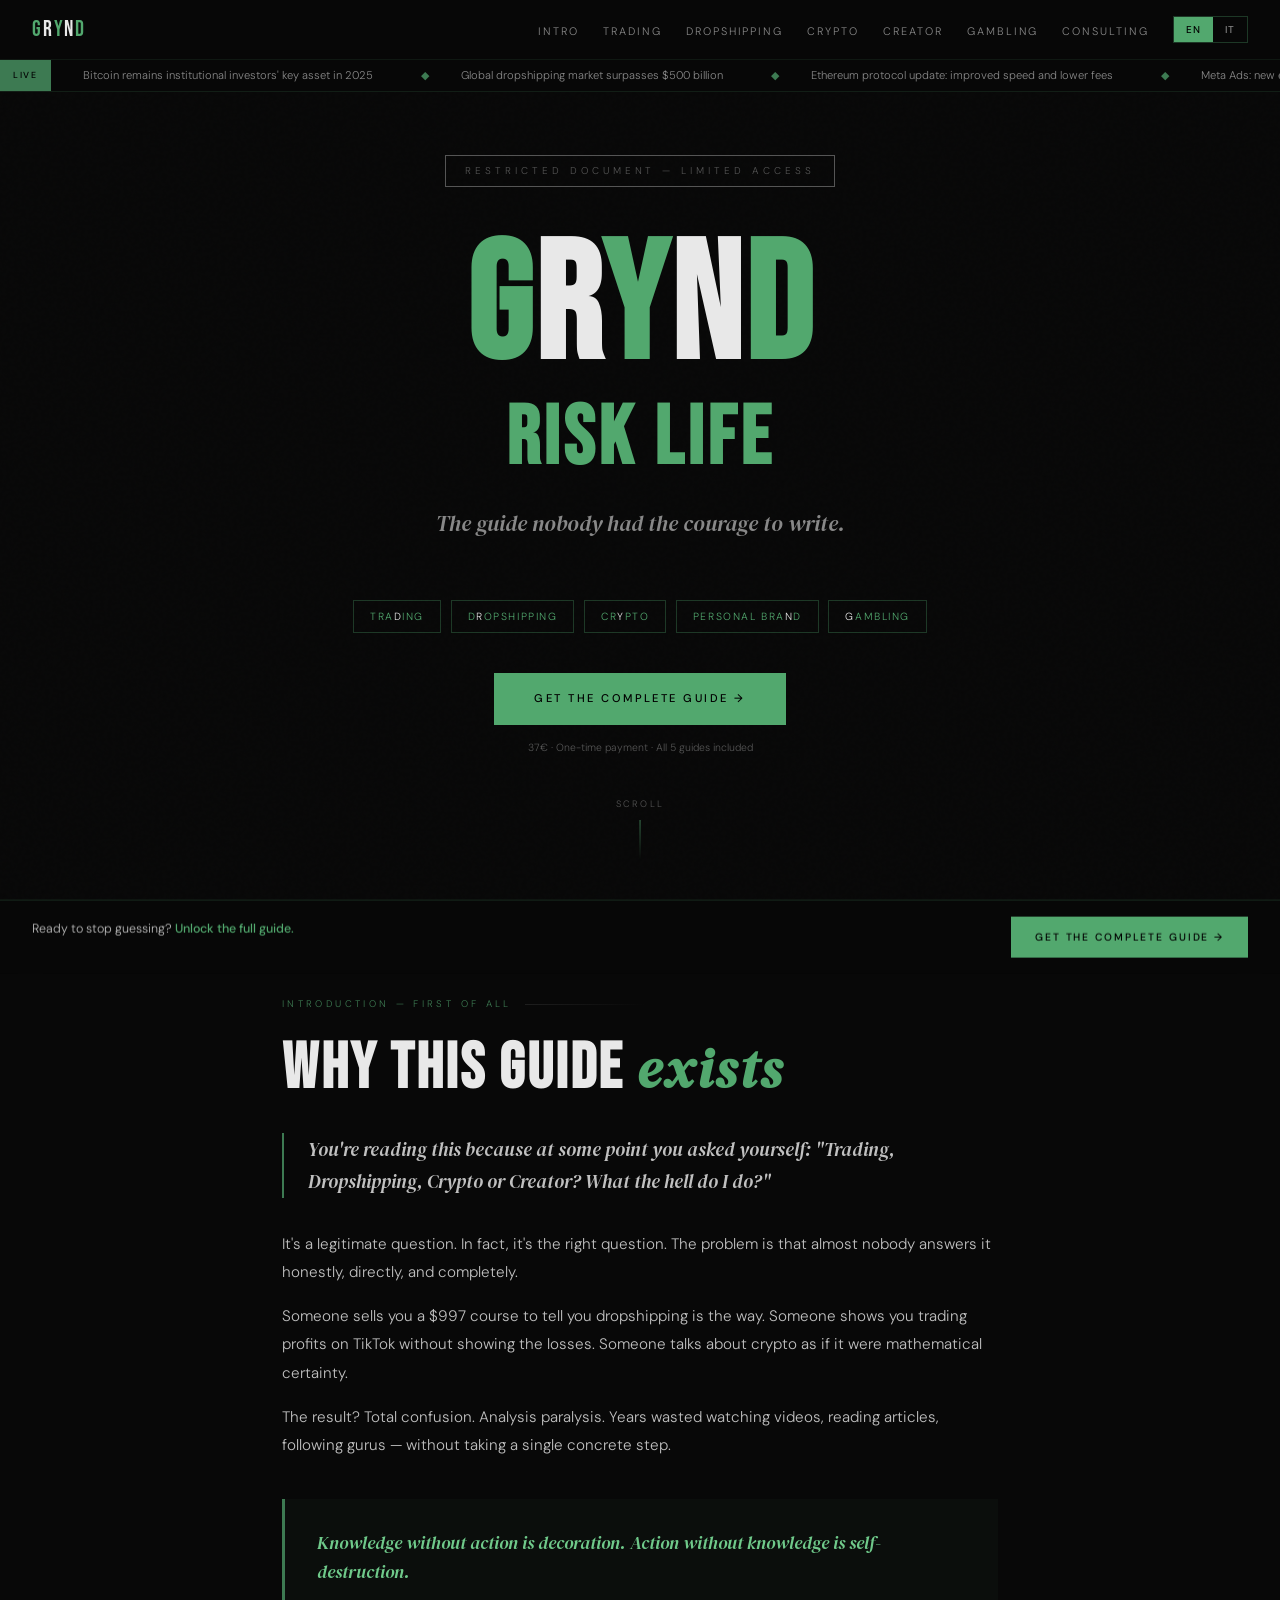
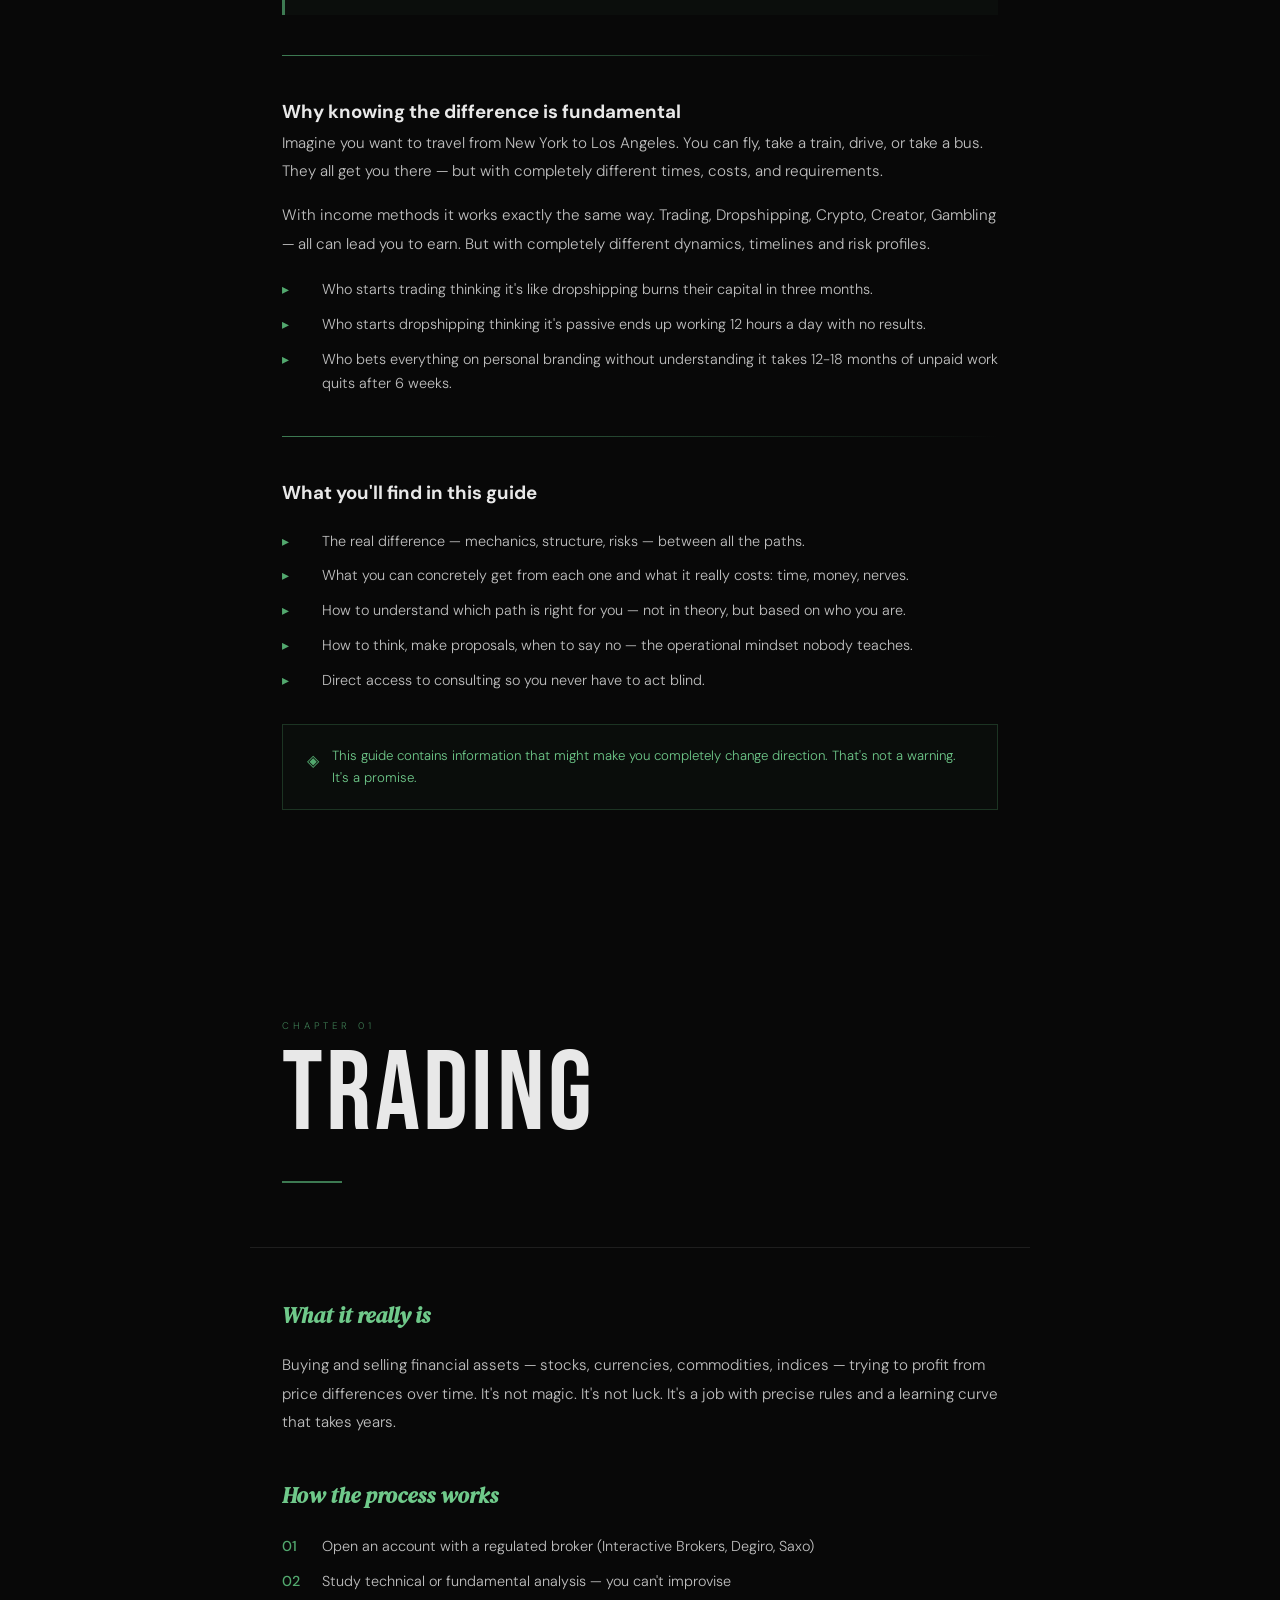
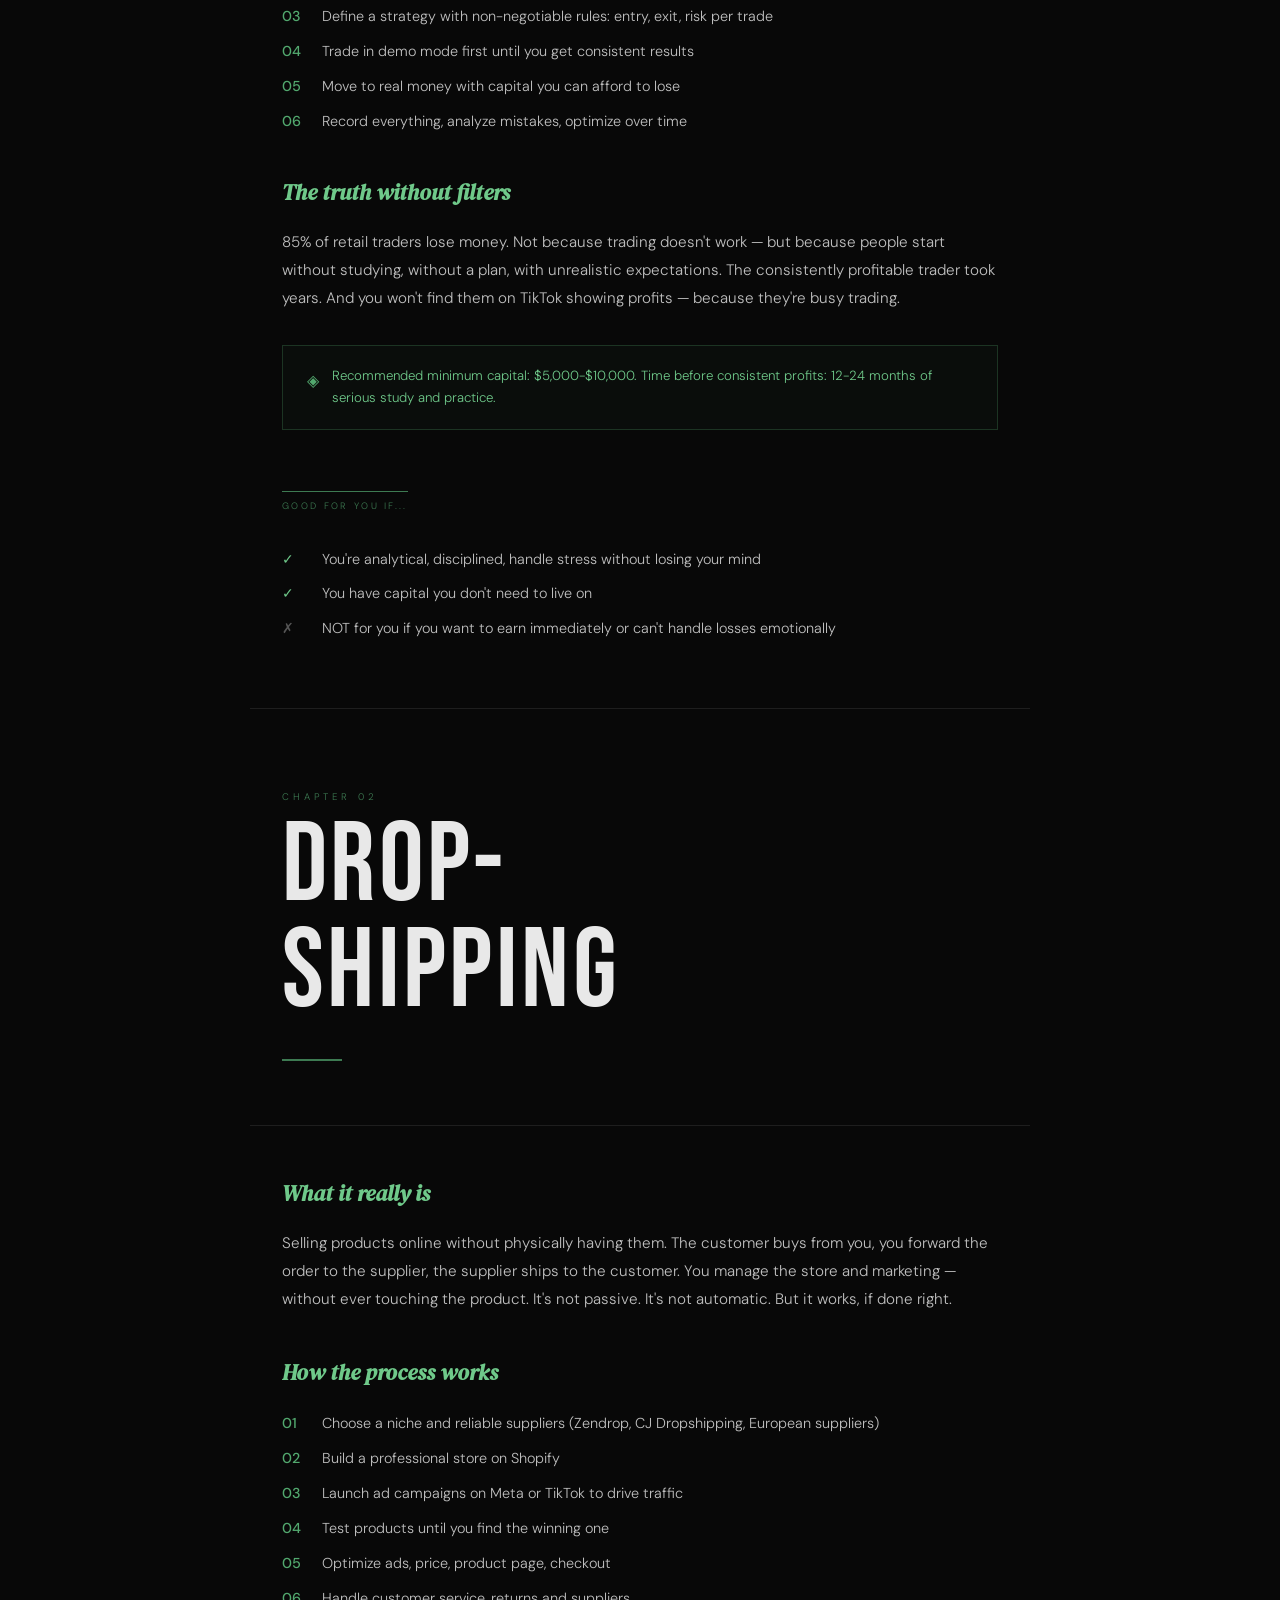
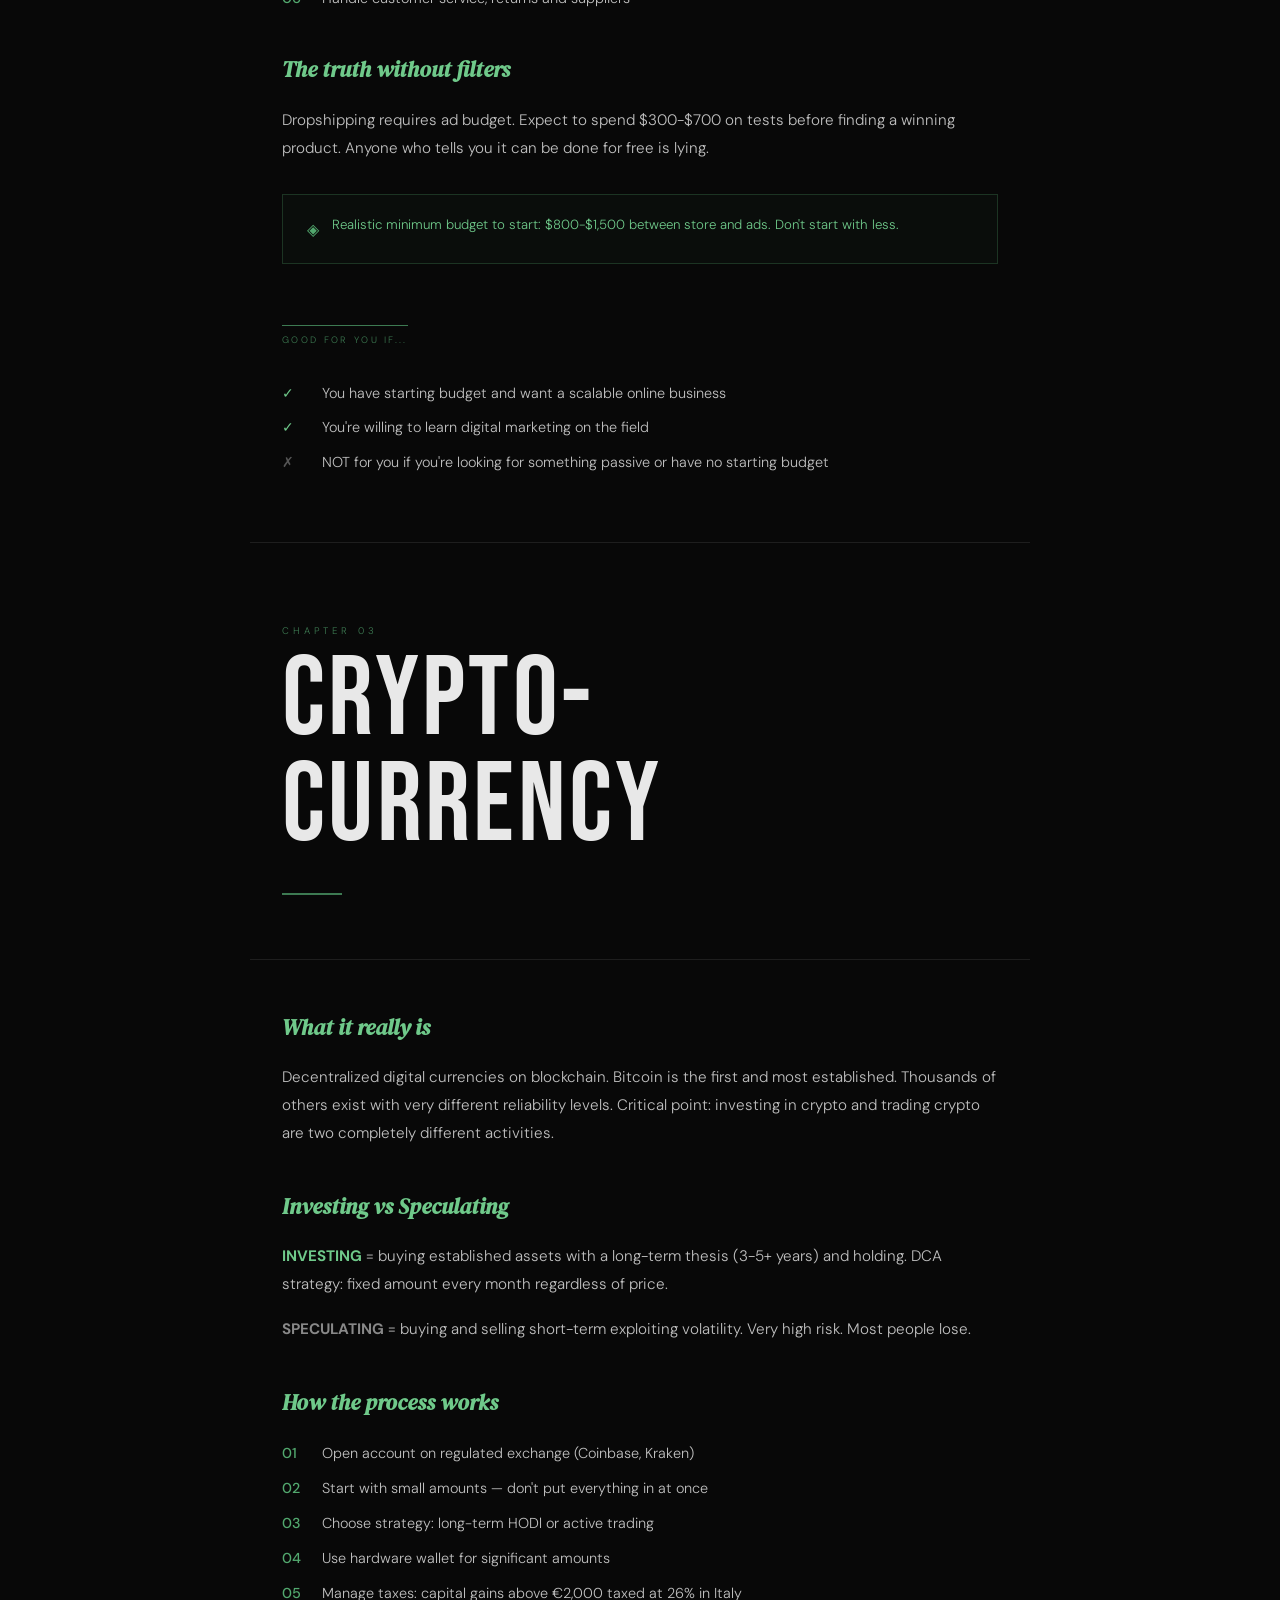
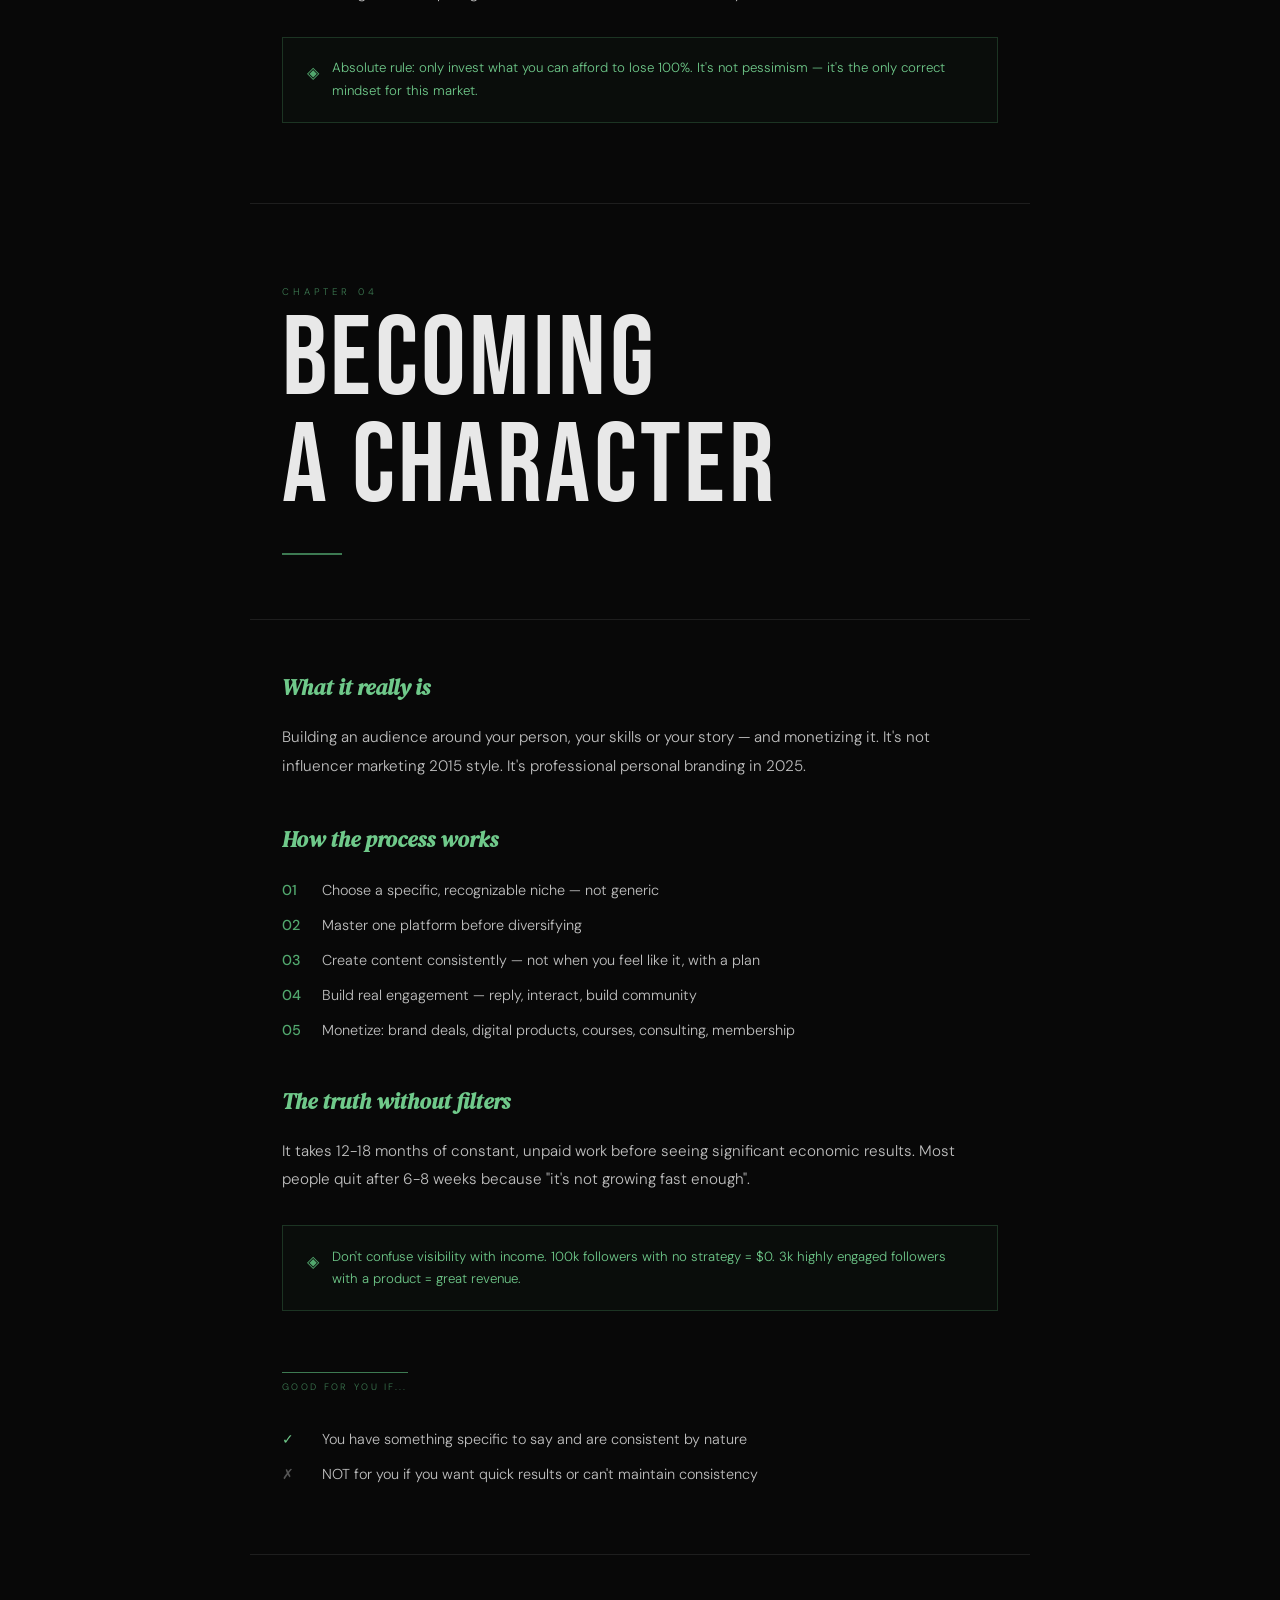
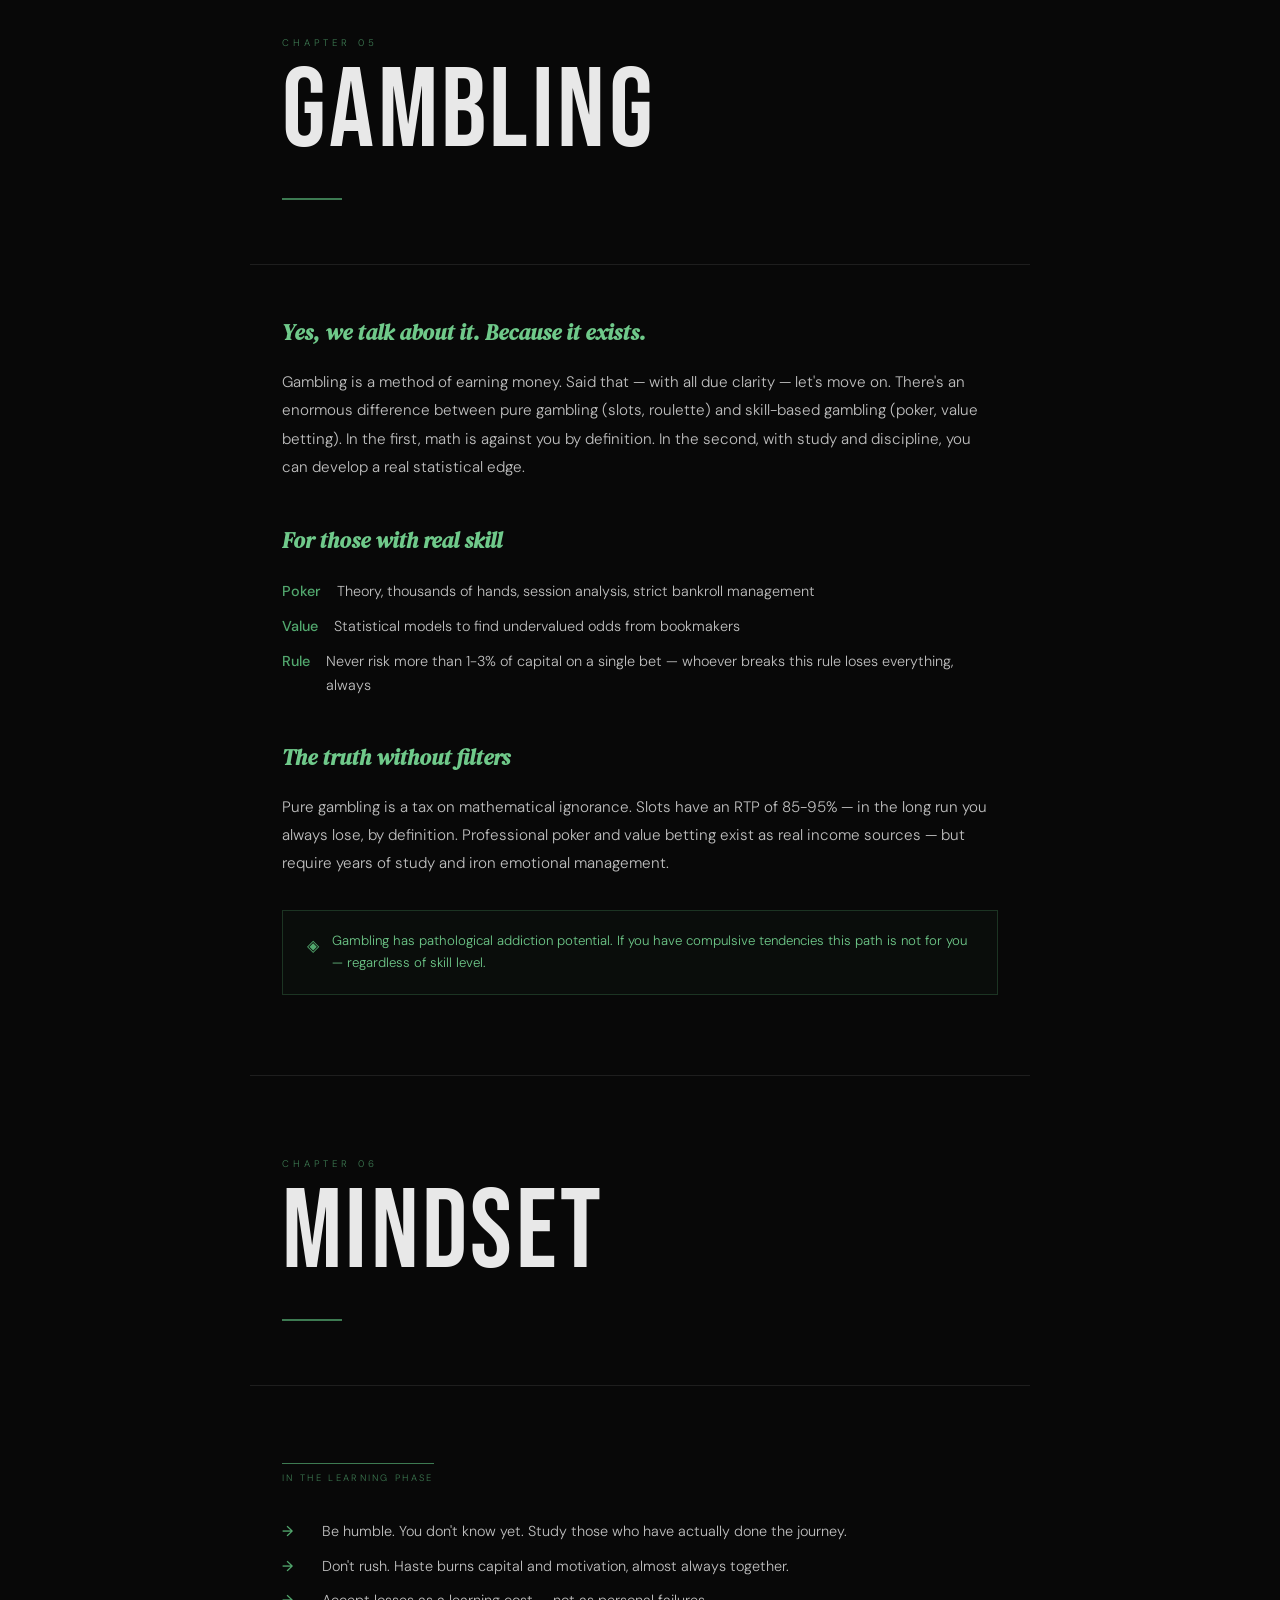
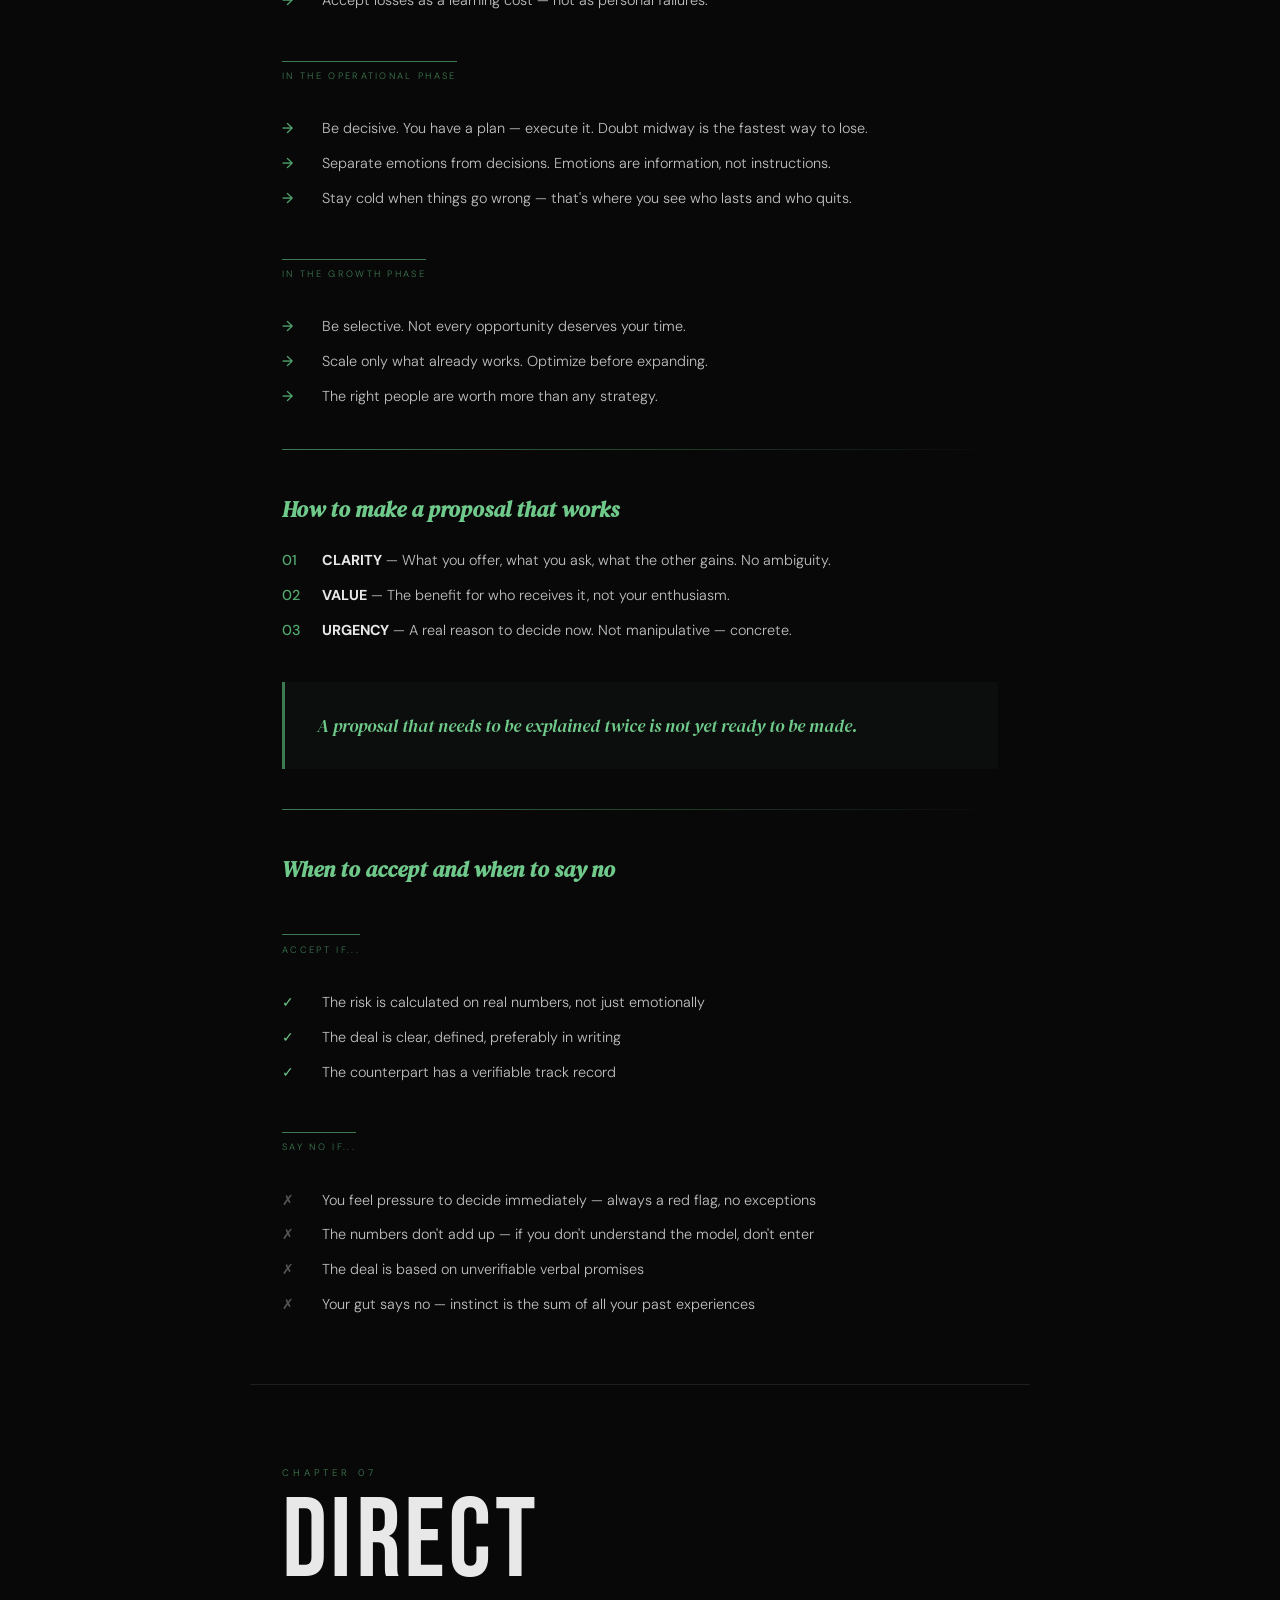
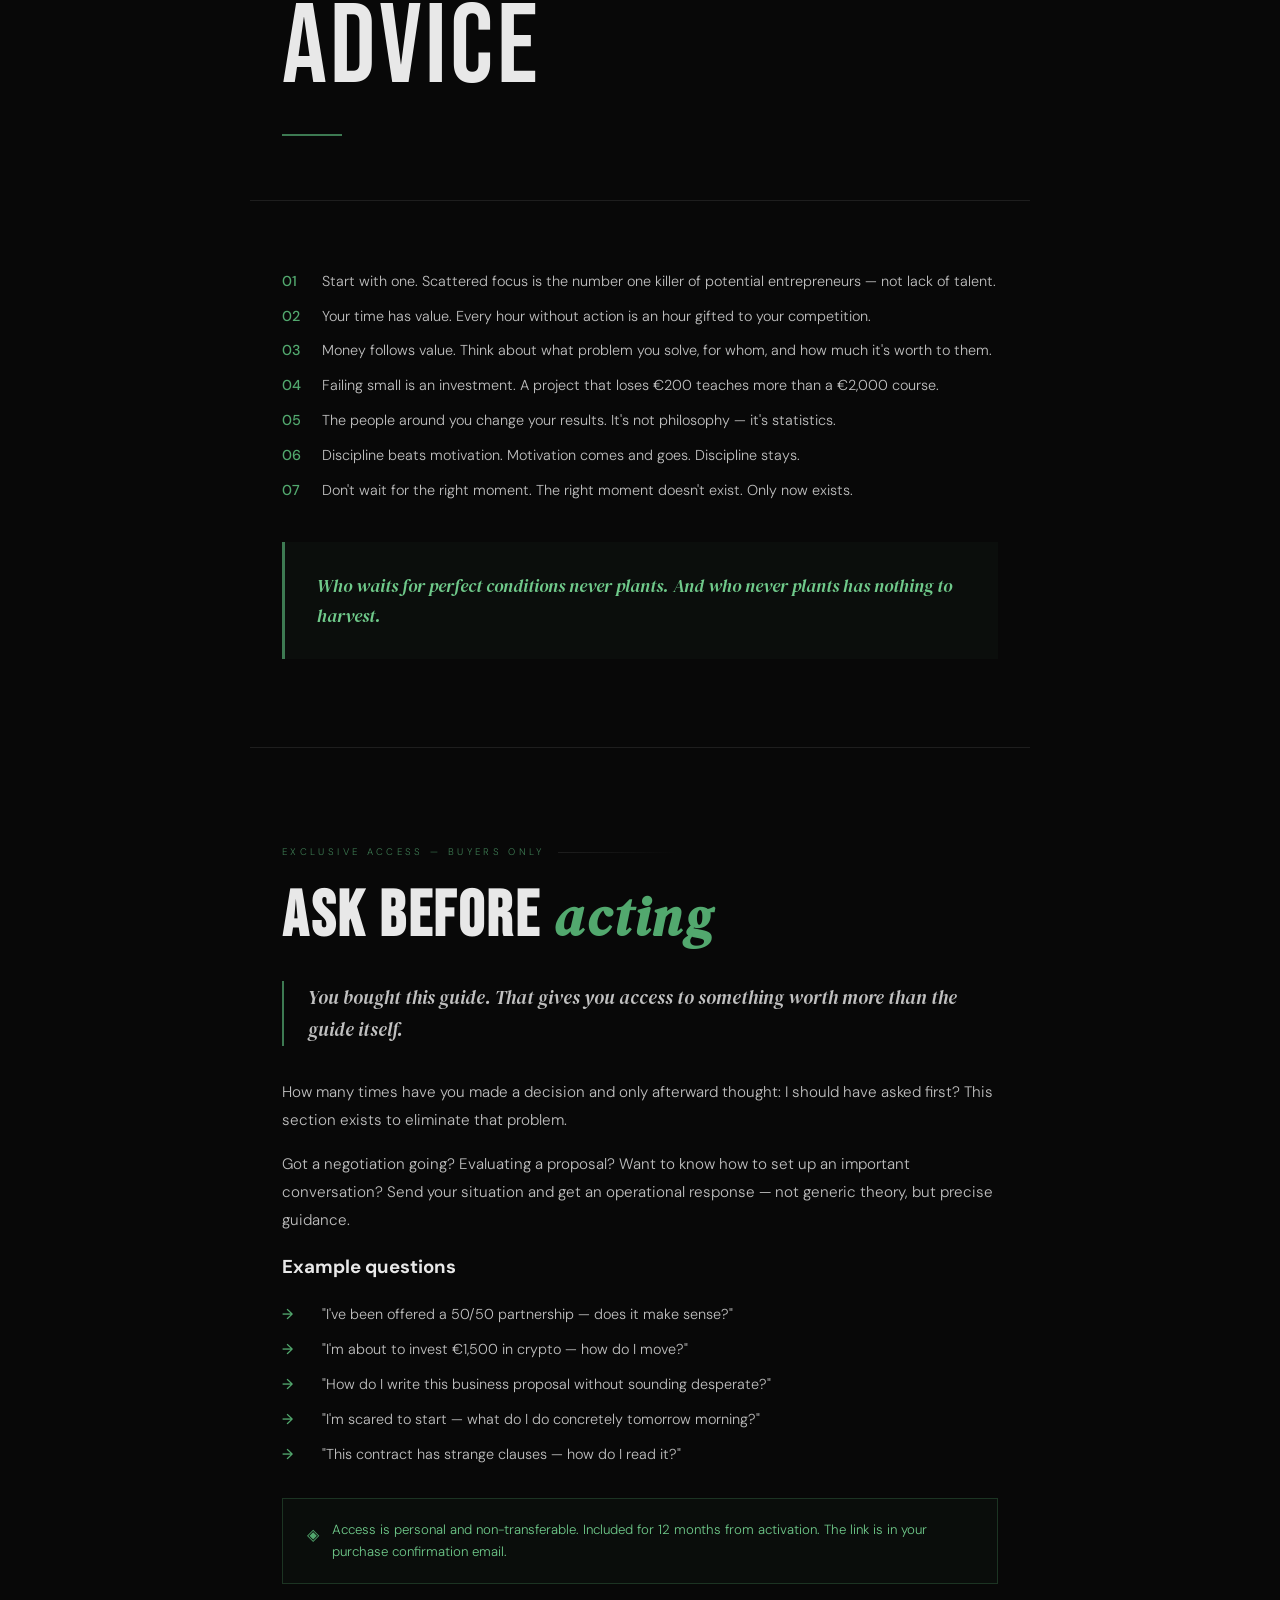
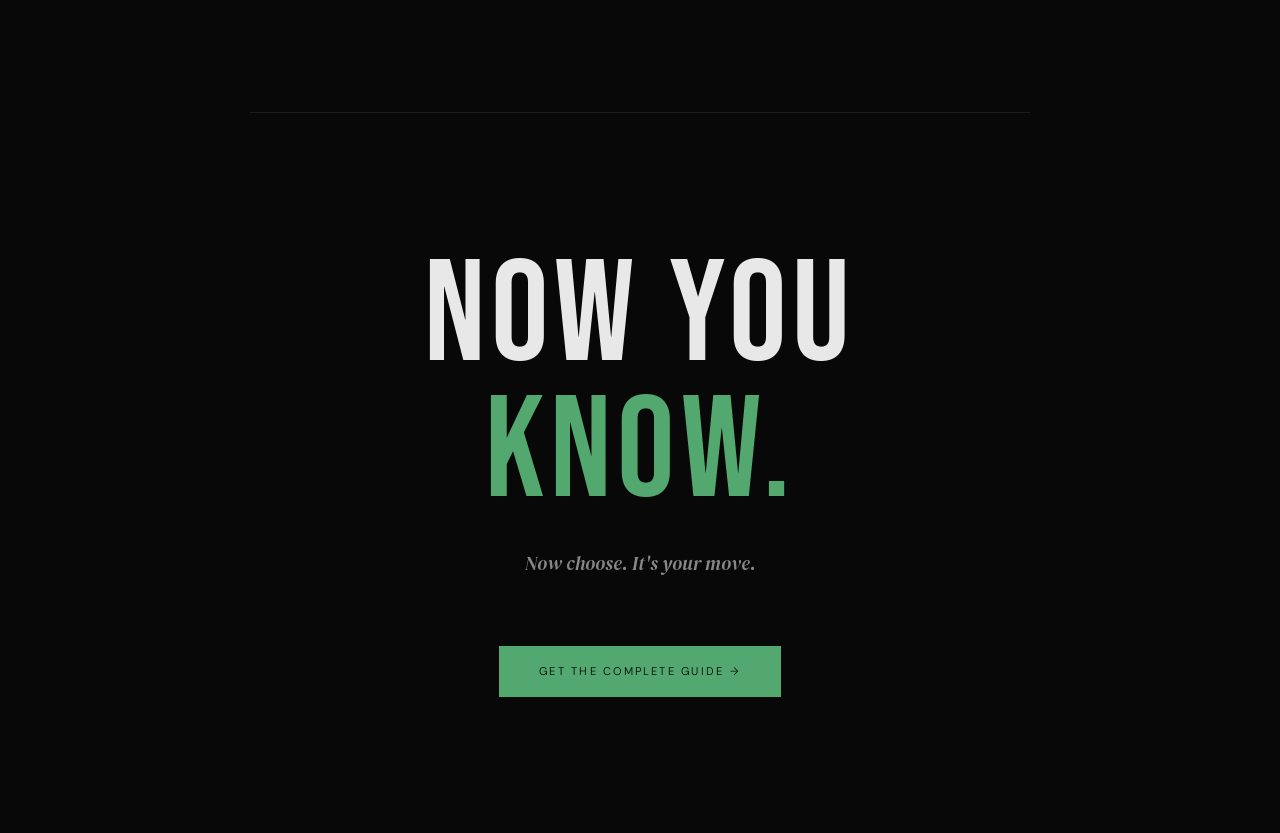
<file: index.html>
<!DOCTYPE html>
<html lang="en">
<head>
<meta charset="UTF-8">
<meta name="viewport" content="width=device-width, initial-scale=1.0">
<title id="page-title">GAMBLING LIFE — The Guide</title>
<link rel="preconnect" href="https://fonts.googleapis.com">
<link href="https://fonts.googleapis.com/css2?family=Bebas+Neue&family=DM+Serif+Display:ital@0;1&family=DM+Sans:wght@300;400;500&display=swap" rel="stylesheet">
<link rel="stylesheet" href="style.css">
</head>
<body>
<div id="progress"></div>

<nav>
  <div class="nav-logo" id="nav-logo"><span style="color:var(--green2)">G</span><span style="color:var(--white)">R</span><span style="color:var(--green2)">Y</span><span style="color:var(--white)">N</span><span style="color:var(--green2)">D</span></div>
  <div class="nav-right">
    <ul class="nav-links" id="nav-links">
      <li><a href="#intro">Intro</a></li>
      <li><a href="#trading">Trading</a></li>
      <li><a href="#dropshipping">Dropshipping</a></li>
      <li><a href="#crypto">Crypto</a></li>
      <li><a href="#creator">Creator</a></li>
      <li><a href="#gambling">Gambling</a></li>
      <li><a href="#consulting">Consulting</a></li>
    </ul>
    <div class="lang-switcher">
      <button class="lang-btn active" onclick="setLang('en')">EN</button>
      <button class="lang-btn" onclick="setLang('it')">IT</button>
    </div>
  </div>
</nav>

<div class="ticker-wrap">
  <div class="ticker-label">LIVE</div>
  <div class="ticker-track" id="ticker-track"><span>Loading news...</span></div>
</div>

<!-- COVER -->
<div class="cover">
  <div class="cover-tag" id="cover-tag">Restricted Document — Limited Access</div>
  <h1 id="cover-h1" class="cover-main-title">
    <span id="cover-h1-en" class="cover-h1-stack cover-h1-lang cover-h1-lang--en">
      <span class="cover-title-line cover-title-line--primary">
        <span class="grynd-letter" style="color:var(--green2)">G</span><span class="grynd-letter" style="color:var(--white)">R</span><span class="grynd-letter" style="color:var(--green2)">Y</span><span class="grynd-letter" style="color:var(--white)">N</span><span class="grynd-letter" style="color:var(--green2)">D</span>
      </span>
      <span class="cover-title-line cover-title-line--secondary">RISK LIFE</span>
    </span>
    <span id="cover-h1-it" class="cover-h1-stack cover-h1-lang cover-h1-lang--it" hidden>
      <span class="cover-title-line cover-title-line--primary">
        <span class="grynd-letter" style="color:var(--green2)">G</span><span class="grynd-letter" style="color:var(--white)">R</span><span class="grynd-letter" style="color:var(--green2)">Y</span><span class="grynd-letter" style="color:var(--white)">N</span><span class="grynd-letter" style="color:var(--green2)">D</span>
      </span>
      <span class="cover-title-line cover-title-line--secondary"><span style="color:var(--white)">VITA</span> <span style="color:var(--green2)">D'AZZARDO</span></span>
    </span>
  </h1>
  <p class="cover-sub" id="cover-sub">The guide nobody had the courage to write.</p>
  <div class="cover-topics">
    <span class="topic-pill" id="pill-trading">Tra<span class="pill-target-letter" id="pill-trading-letter">d</span>ing</span>
    <span class="topic-pill" id="pill-dropshipping">D<span class="pill-target-letter" id="pill-dropshipping-letter">r</span>opshipping</span>
    <span class="topic-pill" id="pill-crypto">Cr<span class="pill-target-letter" id="pill-crypto-letter">y</span>pto</span>
    <span class="topic-pill" id="pill-brand">Personal Bra<span class="pill-target-letter" id="pill-brand-letter">n</span>d</span>
    <span class="topic-pill" id="pill-gambling"><span class="pill-target-letter" id="pill-gambling-letter">G</span>ambling</span>
  </div>
  <a href="#" class="cover-cta" id="cover-cta" onclick="openPricing(event)">Get the Complete Guide →</a>
  <p class="cover-cta-note">37€ · One-time payment · All 5 guides included</p>
  <div class="cover-scroll"><span id="scroll-text">Scroll</span><div class="scroll-line"></div></div>
</div>

<!-- ============ ZOOM PARALLAX SECTION ============ -->

<!-- EN CONTENT -->
<div id="en" class="lang-section active">
<div id="intro" class="section reveal">
  <div class="section-label">Introduction — First of all</div>
  <h2>Why this guide <em>exists</em></h2>
  <div class="lead">You're reading this because at some point you asked yourself: "Trading, Dropshipping, Crypto or Creator? What the hell do I do?"</div>
  <p>It's a legitimate question. In fact, it's the right question. The problem is that almost nobody answers it honestly, directly, and completely.</p>
  <p>Someone sells you a $997 course to tell you dropshipping is the way. Someone shows you trading profits on TikTok without showing the losses. Someone talks about crypto as if it were mathematical certainty.</p>
  <p>The result? Total confusion. Analysis paralysis. Years wasted watching videos, reading articles, following gurus — without taking a single concrete step.</p>
  <div class="quote-block"><p>Knowledge without action is decoration. Action without knowledge is self-destruction.</p></div>
  <div class="green-line"></div>
  <h3>Why knowing the difference is fundamental</h3>
  <p>Imagine you want to travel from New York to Los Angeles. You can fly, take a train, drive, or take a bus. They all get you there — but with completely different times, costs, and requirements.</p>
  <p>With income methods it works exactly the same way. Trading, Dropshipping, Crypto, Creator, Gambling — all can lead you to earn. But with completely different dynamics, timelines and risk profiles.</p>
  <ul class="bullets">
    <li><span class="icon" style="color:var(--green2)">▸</span><span>Who starts trading thinking it's like dropshipping burns their capital in three months.</span></li>
    <li><span class="icon" style="color:var(--green2)">▸</span><span>Who starts dropshipping thinking it's passive ends up working 12 hours a day with no results.</span></li>
    <li><span class="icon" style="color:var(--green2)">▸</span><span>Who bets everything on personal branding without understanding it takes 12-18 months of unpaid work quits after 6 weeks.</span></li>
  </ul>
  <div class="green-line"></div>
  <h3>What you'll find in this guide</h3>
  <ul class="bullets">
    <li><span class="icon" style="color:var(--green2)">▸</span><span>The real difference — mechanics, structure, risks — between all the paths.</span></li>
    <li><span class="icon" style="color:var(--green2)">▸</span><span>What you can concretely get from each one and what it really costs: time, money, nerves.</span></li>
    <li><span class="icon" style="color:var(--green2)">▸</span><span>How to understand which path is right for you — not in theory, but based on who you are.</span></li>
    <li><span class="icon" style="color:var(--green2)">▸</span><span>How to think, make proposals, when to say no — the operational mindset nobody teaches.</span></li>
    <li><span class="icon" style="color:var(--green2)">▸</span><span>Direct access to consulting so you never have to act blind.</span></li>
  </ul>
  <div class="warning-box"><span class="w-icon">◈</span><p>This guide contains information that might make you completely change direction. That's not a warning. It's a promise.</p></div>
</div>





<div id="trading" class="chapter-header reveal"><div class="chapter-num">Chapter 01</div><div class="chapter-title">TRADING</div><div class="chapter-divider"></div></div>
<div class="content reveal">
  <h3>What it really is</h3>
  <p>Buying and selling financial assets — stocks, currencies, commodities, indices — trying to profit from price differences over time. It's not magic. It's not luck. It's a job with precise rules and a learning curve that takes years.</p>
  <h3>How the process works</h3>
  <ul class="bullets">
    <li><span class="icon" style="color:var(--green2)">01</span><span>Open an account with a regulated broker (Interactive Brokers, Degiro, Saxo)</span></li>
    <li><span class="icon" style="color:var(--green2)">02</span><span>Study technical or fundamental analysis — you can't improvise</span></li>
    <li><span class="icon" style="color:var(--green2)">03</span><span>Define a strategy with non-negotiable rules: entry, exit, risk per trade</span></li>
    <li><span class="icon" style="color:var(--green2)">04</span><span>Trade in demo mode first until you get consistent results</span></li>
    <li><span class="icon" style="color:var(--green2)">05</span><span>Move to real money with capital you can afford to lose</span></li>
    <li><span class="icon" style="color:var(--green2)">06</span><span>Record everything, analyze mistakes, optimize over time</span></li>
  </ul>
  <h3>The truth without filters</h3>
  <p>85% of retail traders lose money. Not because trading doesn't work — but because people start without studying, without a plan, with unrealistic expectations. The consistently profitable trader took years. And you won't find them on TikTok showing profits — because they're busy trading.</p>
  <div class="warning-box"><span class="w-icon">◈</span><p>Recommended minimum capital: $5,000-$10,000. Time before consistent profits: 12-24 months of serious study and practice.</p></div>
  <div class="label-tag">Good for you if...</div>
  <ul class="bullets">
    <li><span class="icon" style="color:var(--green3)">✓</span><span>You're analytical, disciplined, handle stress without losing your mind</span></li>
    <li><span class="icon" style="color:var(--green3)">✓</span><span>You have capital you don't need to live on</span></li>
    <li><span class="icon" style="color:var(--gray)">✗</span><span>NOT for you if you want to earn immediately or can't handle losses emotionally</span></li>
  </ul>
</div>

<div id="dropshipping" class="chapter-header reveal"><div class="chapter-num">Chapter 02</div><div class="chapter-title">DROP-<br>SHIPPING</div><div class="chapter-divider"></div></div>
<div class="content reveal">
  <h3>What it really is</h3>
  <p>Selling products online without physically having them. The customer buys from you, you forward the order to the supplier, the supplier ships to the customer. You manage the store and marketing — without ever touching the product. It's not passive. It's not automatic. But it works, if done right.</p>
  <h3>How the process works</h3>
  <ul class="bullets">
    <li><span class="icon" style="color:var(--green2)">01</span><span>Choose a niche and reliable suppliers (Zendrop, CJ Dropshipping, European suppliers)</span></li>
    <li><span class="icon" style="color:var(--green2)">02</span><span>Build a professional store on Shopify</span></li>
    <li><span class="icon" style="color:var(--green2)">03</span><span>Launch ad campaigns on Meta or TikTok to drive traffic</span></li>
    <li><span class="icon" style="color:var(--green2)">04</span><span>Test products until you find the winning one</span></li>
    <li><span class="icon" style="color:var(--green2)">05</span><span>Optimize ads, price, product page, checkout</span></li>
    <li><span class="icon" style="color:var(--green2)">06</span><span>Handle customer service, returns and suppliers</span></li>
  </ul>
  <h3>The truth without filters</h3>
  <p>Dropshipping requires ad budget. Expect to spend $300-$700 on tests before finding a winning product. Anyone who tells you it can be done for free is lying.</p>
  <div class="warning-box"><span class="w-icon">◈</span><p>Realistic minimum budget to start: $800-$1,500 between store and ads. Don't start with less.</p></div>
  <div class="label-tag">Good for you if...</div>
  <ul class="bullets">
    <li><span class="icon" style="color:var(--green3)">✓</span><span>You have starting budget and want a scalable online business</span></li>
    <li><span class="icon" style="color:var(--green3)">✓</span><span>You're willing to learn digital marketing on the field</span></li>
    <li><span class="icon" style="color:var(--gray)">✗</span><span>NOT for you if you're looking for something passive or have no starting budget</span></li>
  </ul>
</div>

<div id="crypto" class="chapter-header reveal"><div class="chapter-num">Chapter 03</div><div class="chapter-title">CRYPTO-<br>CURRENCY</div><div class="chapter-divider"></div></div>
<div class="content reveal">
  <h3>What it really is</h3>
  <p>Decentralized digital currencies on blockchain. Bitcoin is the first and most established. Thousands of others exist with very different reliability levels. Critical point: investing in crypto and trading crypto are two completely different activities.</p>
  <h3>Investing vs Speculating</h3>
  <p><strong style="color:var(--green3)">INVESTING</strong> = buying established assets with a long-term thesis (3-5+ years) and holding. DCA strategy: fixed amount every month regardless of price.</p>
  <p><strong style="color:var(--gray2)">SPECULATING</strong> = buying and selling short-term exploiting volatility. Very high risk. Most people lose.</p>
  <h3>How the process works</h3>
  <ul class="bullets">
    <li><span class="icon" style="color:var(--green2)">01</span><span>Open account on regulated exchange (Coinbase, Kraken)</span></li>
    <li><span class="icon" style="color:var(--green2)">02</span><span>Start with small amounts — don't put everything in at once</span></li>
    <li><span class="icon" style="color:var(--green2)">03</span><span>Choose strategy: long-term HODl or active trading</span></li>
    <li><span class="icon" style="color:var(--green2)">04</span><span>Use hardware wallet for significant amounts</span></li>
    <li><span class="icon" style="color:var(--green2)">05</span><span>Manage taxes: capital gains above €2,000 taxed at 26% in Italy</span></li>
  </ul>
  <div class="warning-box"><span class="w-icon">◈</span><p>Absolute rule: only invest what you can afford to lose 100%. It's not pessimism — it's the only correct mindset for this market.</p></div>
</div>

<div id="creator" class="chapter-header reveal"><div class="chapter-num">Chapter 04</div><div class="chapter-title">BECOMING<br>A CHARACTER</div><div class="chapter-divider"></div></div>
<div class="content reveal">
  <h3>What it really is</h3>
  <p>Building an audience around your person, your skills or your story — and monetizing it. It's not influencer marketing 2015 style. It's professional personal branding in 2025.</p>
  <h3>How the process works</h3>
  <ul class="bullets">
    <li><span class="icon" style="color:var(--green2)">01</span><span>Choose a specific, recognizable niche — not generic</span></li>
    <li><span class="icon" style="color:var(--green2)">02</span><span>Master one platform before diversifying</span></li>
    <li><span class="icon" style="color:var(--green2)">03</span><span>Create content consistently — not when you feel like it, with a plan</span></li>
    <li><span class="icon" style="color:var(--green2)">04</span><span>Build real engagement — reply, interact, build community</span></li>
    <li><span class="icon" style="color:var(--green2)">05</span><span>Monetize: brand deals, digital products, courses, consulting, membership</span></li>
  </ul>
  <h3>The truth without filters</h3>
  <p>It takes 12-18 months of constant, unpaid work before seeing significant economic results. Most people quit after 6-8 weeks because "it's not growing fast enough".</p>
  <div class="warning-box"><span class="w-icon">◈</span><p>Don't confuse visibility with income. 100k followers with no strategy = $0. 3k highly engaged followers with a product = great revenue.</p></div>
  <div class="label-tag">Good for you if...</div>
  <ul class="bullets">
    <li><span class="icon" style="color:var(--green3)">✓</span><span>You have something specific to say and are consistent by nature</span></li>
    <li><span class="icon" style="color:var(--gray)">✗</span><span>NOT for you if you want quick results or can't maintain consistency</span></li>
  </ul>
</div>

<div id="gambling" class="chapter-header reveal"><div class="chapter-num">Chapter 05</div><div class="chapter-title">GAMBLING</div><div class="chapter-divider"></div></div>
<div class="content reveal">
  <h3>Yes, we talk about it. Because it exists.</h3>
  <p>Gambling is a method of earning money. Said that — with all due clarity — let's move on. There's an enormous difference between pure gambling (slots, roulette) and skill-based gambling (poker, value betting). In the first, math is against you by definition. In the second, with study and discipline, you can develop a real statistical edge.</p>
  <h3>For those with real skill</h3>
  <ul class="bullets">
    <li><span class="icon" style="color:var(--green2)">Poker</span><span>Theory, thousands of hands, session analysis, strict bankroll management</span></li>
    <li><span class="icon" style="color:var(--green2)">Value</span><span>Statistical models to find undervalued odds from bookmakers</span></li>
    <li><span class="icon" style="color:var(--green2)">Rule</span><span>Never risk more than 1-3% of capital on a single bet — whoever breaks this rule loses everything, always</span></li>
  </ul>
  <h3>The truth without filters</h3>
  <p>Pure gambling is a tax on mathematical ignorance. Slots have an RTP of 85-95% — in the long run you always lose, by definition. Professional poker and value betting exist as real income sources — but require years of study and iron emotional management.</p>
  <div class="warning-box"><span class="w-icon">◈</span><p>Gambling has pathological addiction potential. If you have compulsive tendencies this path is not for you — regardless of skill level.</p></div>
</div>

<div class="chapter-header reveal"><div class="chapter-num">Chapter 06</div><div class="chapter-title">MINDSET</div><div class="chapter-divider"></div></div>
<div class="content reveal">
  <div class="label-tag">In the learning phase</div>
  <ul class="bullets">
    <li><span class="icon" style="color:var(--green2)">→</span><span>Be humble. You don't know yet. Study those who have actually done the journey.</span></li>
    <li><span class="icon" style="color:var(--green2)">→</span><span>Don't rush. Haste burns capital and motivation, almost always together.</span></li>
    <li><span class="icon" style="color:var(--green2)">→</span><span>Accept losses as a learning cost — not as personal failures.</span></li>
  </ul>
  <div class="label-tag">In the operational phase</div>
  <ul class="bullets">
    <li><span class="icon" style="color:var(--green2)">→</span><span>Be decisive. You have a plan — execute it. Doubt midway is the fastest way to lose.</span></li>
    <li><span class="icon" style="color:var(--green2)">→</span><span>Separate emotions from decisions. Emotions are information, not instructions.</span></li>
    <li><span class="icon" style="color:var(--green2)">→</span><span>Stay cold when things go wrong — that's where you see who lasts and who quits.</span></li>
  </ul>
  <div class="label-tag">In the growth phase</div>
  <ul class="bullets">
    <li><span class="icon" style="color:var(--green2)">→</span><span>Be selective. Not every opportunity deserves your time.</span></li>
    <li><span class="icon" style="color:var(--green2)">→</span><span>Scale only what already works. Optimize before expanding.</span></li>
    <li><span class="icon" style="color:var(--green2)">→</span><span>The right people are worth more than any strategy.</span></li>
  </ul>
  <div class="green-line"></div>
  <h3>How to make a proposal that works</h3>
  <ul class="bullets">
    <li><span class="icon" style="color:var(--green2)">01</span><span><strong style="color:var(--white)">CLARITY</strong> — What you offer, what you ask, what the other gains. No ambiguity.</span></li>
    <li><span class="icon" style="color:var(--green2)">02</span><span><strong style="color:var(--white)">VALUE</strong> — The benefit for who receives it, not your enthusiasm.</span></li>
    <li><span class="icon" style="color:var(--green2)">03</span><span><strong style="color:var(--white)">URGENCY</strong> — A real reason to decide now. Not manipulative — concrete.</span></li>
  </ul>
  <div class="quote-block"><p>A proposal that needs to be explained twice is not yet ready to be made.</p></div>
  <div class="green-line"></div>
  <h3>When to accept and when to say no</h3>
  <div class="label-tag">Accept if...</div>
  <ul class="bullets">
    <li><span class="icon" style="color:var(--green3)">✓</span><span>The risk is calculated on real numbers, not just emotionally</span></li>
    <li><span class="icon" style="color:var(--green3)">✓</span><span>The deal is clear, defined, preferably in writing</span></li>
    <li><span class="icon" style="color:var(--green3)">✓</span><span>The counterpart has a verifiable track record</span></li>
  </ul>
  <div class="label-tag">Say no if...</div>
  <ul class="bullets">
    <li><span class="icon" style="color:var(--gray)">✗</span><span>You feel pressure to decide immediately — always a red flag, no exceptions</span></li>
    <li><span class="icon" style="color:var(--gray)">✗</span><span>The numbers don't add up — if you don't understand the model, don't enter</span></li>
    <li><span class="icon" style="color:var(--gray)">✗</span><span>The deal is based on unverifiable verbal promises</span></li>
    <li><span class="icon" style="color:var(--gray)">✗</span><span>Your gut says no — instinct is the sum of all your past experiences</span></li>
  </ul>
</div>

<div class="chapter-header reveal"><div class="chapter-num">Chapter 07</div><div class="chapter-title">DIRECT<br>ADVICE</div><div class="chapter-divider"></div></div>
<div class="content reveal">
  <ul class="bullets">
    <li><span class="icon" style="color:var(--green2)">01</span><span>Start with one. Scattered focus is the number one killer of potential entrepreneurs — not lack of talent.</span></li>
    <li><span class="icon" style="color:var(--green2)">02</span><span>Your time has value. Every hour without action is an hour gifted to your competition.</span></li>
    <li><span class="icon" style="color:var(--green2)">03</span><span>Money follows value. Think about what problem you solve, for whom, and how much it's worth to them.</span></li>
    <li><span class="icon" style="color:var(--green2)">04</span><span>Failing small is an investment. A project that loses €200 teaches more than a €2,000 course.</span></li>
    <li><span class="icon" style="color:var(--green2)">05</span><span>The people around you change your results. It's not philosophy — it's statistics.</span></li>
    <li><span class="icon" style="color:var(--green2)">06</span><span>Discipline beats motivation. Motivation comes and goes. Discipline stays.</span></li>
    <li><span class="icon" style="color:var(--green2)">07</span><span>Don't wait for the right moment. The right moment doesn't exist. Only now exists.</span></li>
  </ul>
  <div class="quote-block"><p>Who waits for perfect conditions never plants. And who never plants has nothing to harvest.</p></div>
</div>

<div id="consulting" class="section reveal">
  <div class="section-label">Exclusive Access — Buyers Only</div>
  <h2>Ask before <em>acting</em></h2>
  <div class="lead">You bought this guide. That gives you access to something worth more than the guide itself.</div>
  <p>How many times have you made a decision and only afterward thought: I should have asked first? This section exists to eliminate that problem.</p>
  <p>Got a negotiation going? Evaluating a proposal? Want to know how to set up an important conversation? Send your situation and get an operational response — not generic theory, but precise guidance.</p>
  <h3>Example questions</h3>
  <ul class="bullets">
    <li><span class="icon" style="color:var(--green2)">→</span><span>"I've been offered a 50/50 partnership — does it make sense?"</span></li>
    <li><span class="icon" style="color:var(--green2)">→</span><span>"I'm about to invest €1,500 in crypto — how do I move?"</span></li>
    <li><span class="icon" style="color:var(--green2)">→</span><span>"How do I write this business proposal without sounding desperate?"</span></li>
    <li><span class="icon" style="color:var(--green2)">→</span><span>"I'm scared to start — what do I do concretely tomorrow morning?"</span></li>
    <li><span class="icon" style="color:var(--green2)">→</span><span>"This contract has strange clauses — how do I read it?"</span></li>
  </ul>
  <div class="warning-box"><span class="w-icon">◈</span><p>Access is personal and non-transferable. Included for 12 months from activation. The link is in your purchase confirmation email.</p></div>
</div>

<div class="closing reveal">
  <div class="big-text">NOW YOU<br><span>KNOW.</span></div>
  <p class="sub">Now choose. It's your move.</p>
  <a href="#" class="cta" onclick="openPricing(event)">Get the Complete Guide →</a>
</div>
</div>

<!-- IT CONTENT -->
<div id="it" class="lang-section">
<div id="intro-it" class="section reveal">
  <div class="section-label">Introduzione — Prima di tutto</div>
  <h2>Perché questa guida <em>esiste</em></h2>
  <div class="lead">Stai leggendo questo documento perché a un certo punto ti sei fatto una domanda precisa: "Trading, Dropshipping, Crypto o Creator? Che cazzo faccio?"</div>
  <p>È una domanda legittima. Anzi, è la domanda giusta. Il problema è che quasi nessuno te la risponde in modo onesto, diretto e completo.</p>
  <p>C'è chi ti vende corsi da 997€ per dirti che il dropshipping è la via. C'è chi ti mostra i guadagni del trading su TikTok senza mostrarti le perdite. C'è chi ti parla di crypto come se fosse una certezza matematica.</p>
  <p>Il risultato? Confusione totale. Paralisi da analisi. Anni persi a guardare video, leggere articoli, seguire guru — senza muovere un singolo passo concreto.</p>
  <div class="quote-block"><p>La conoscenza senza azione è decorazione. L'azione senza conoscenza è autodistruzione.</p></div>
  <div class="green-line"></div>
  <h3>Perché conoscere la differenza è fondamentale</h3>
  <p>Immagina di voler andare da Napoli a Milano. Puoi prendere l'aereo, il treno, l'auto o il pullman. Tutti ti portano a Milano — ma con tempi, costi e requisiti completamente diversi.</p>
  <p>Con i metodi di guadagno funziona esattamente così. Trading, Dropshipping, Crypto, Creator, Azzardo — tutti possono portarti a guadagnare. Ma con dinamiche, tempi e profili di rischio completamente diversi.</p>
  <ul class="bullets">
    <li><span class="icon" style="color:var(--green2)">▸</span><span>Chi inizia il trading pensando sia come il dropshipping brucia il capitale in tre mesi.</span></li>
    <li><span class="icon" style="color:var(--green2)">▸</span><span>Chi inizia il dropshipping pensando sia passivo si ritrova a lavorare 12 ore al giorno senza risultati.</span></li>
    <li><span class="icon" style="color:var(--green2)">▸</span><span>Chi punta tutto sul personal brand senza capire che richiede 12-18 mesi di lavoro gratuito molla dopo 6 settimane.</span></li>
  </ul>
  <div class="green-line"></div>
  <h3>Cosa trovi in questa guida</h3>
  <ul class="bullets">
    <li><span class="icon" style="color:var(--green2)">▸</span><span>La differenza reale — meccanica, struttura, rischi — tra tutti i percorsi.</span></li>
    <li><span class="icon" style="color:var(--green2)">▸</span><span>Cosa puoi ottenere concretamente da ognuno e cosa ti costa davvero: tempo, soldi, nervi.</span></li>
    <li><span class="icon" style="color:var(--green2)">▸</span><span>Come capire quale percorso è quello giusto per te — non in astratto, ma in base a chi sei.</span></li>
    <li><span class="icon" style="color:var(--green2)">▸</span><span>Come pensare, fare proposte, quando dire no — la mentalità operativa che nessuno insegna.</span></li>
    <li><span class="icon" style="color:var(--green2)">▸</span><span>Accesso diretto a consulenza per non agire mai al buio.</span></li>
  </ul>
  <div class="warning-box"><span class="w-icon">◈</span><p>Questa guida contiene informazioni che potrebbero farti cambiare completamente direzione. Non è un avvertimento. È una promessa.</p></div>
</div>



<div class="chapter-header reveal"><div class="chapter-num">Capitolo 01</div><div class="chapter-title">TRADING</div><div class="chapter-divider"></div></div>
<div class="content reveal">
  <h3>Cos'è, davvero</h3>
  <p>Comprare e vendere asset finanziari — azioni, valute, materie prime, indici — cercando di guadagnare dalla differenza di prezzo nel tempo. Non è magia. Non è fortuna. È un lavoro con regole precise e una curva di apprendimento che dura anni.</p>
  <h3>Come funziona il processo</h3>
  <ul class="bullets">
    <li><span class="icon" style="color:var(--green2)">01</span><span>Apri un conto presso un broker regolamentato (Interactive Brokers, Degiro, Saxo)</span></li>
    <li><span class="icon" style="color:var(--green2)">02</span><span>Studi analisi tecnica o fondamentale — non si improvvisa</span></li>
    <li><span class="icon" style="color:var(--green2)">03</span><span>Definisci una strategia con regole non negoziabili: entrata, uscita, rischio per operazione</span></li>
    <li><span class="icon" style="color:var(--green2)">04</span><span>Operi prima in modalità demo fino a risultati costanti</span></li>
    <li><span class="icon" style="color:var(--green2)">05</span><span>Passi al reale con capitali che puoi permetterti di perdere</span></li>
    <li><span class="icon" style="color:var(--green2)">06</span><span>Registri tutto, analizzi gli errori, ottimizzi nel tempo</span></li>
  </ul>
  <h3>La verità senza filtri</h3>
  <p>L'85% dei trader retail perde soldi. Non perché il trading non funziona — ma perché la gente inizia senza studiare, senza un piano, con aspettative irrealistiche. Il trader profittevole ci ha messo anni. E non lo trovi su TikTok — perché è impegnato a operare.</p>
  <div class="warning-box"><span class="w-icon">◈</span><p>Capitale minimo consigliato: 5.000-10.000€. Tempo prima di profitti costanti: 12-24 mesi di studio e pratica seria.</p></div>
  <div class="label-tag">Fa per te se...</div>
  <ul class="bullets">
    <li><span class="icon" style="color:var(--green3)">✓</span><span>Sei analitico, disciplinato, gestisci lo stress senza perdere la testa</span></li>
    <li><span class="icon" style="color:var(--green3)">✓</span><span>Hai capitale che non ti serve per vivere</span></li>
    <li><span class="icon" style="color:var(--gray)">✗</span><span>NON fa per te se vuoi guadagnare subito o non sopporti le perdite emotivamente</span></li>
  </ul>
</div>

<div class="chapter-header reveal"><div class="chapter-num">Capitolo 02</div><div class="chapter-title">DROP-<br>SHIPPING</div><div class="chapter-divider"></div></div>
<div class="content reveal">
  <h3>Cos'è, davvero</h3>
  <p>Vendi prodotti online senza averli fisicamente. Il cliente compra da te, tu giri l'ordine al fornitore, il fornitore spedisce al cliente. Tu gestisci il negozio e il marketing — senza toccare mai la merce. Non è passivo. Non è automatico. Ma funziona, se fatto nel modo giusto.</p>
  <h3>Come funziona il processo</h3>
  <ul class="bullets">
    <li><span class="icon" style="color:var(--green2)">01</span><span>Scegli una nicchia e fornitori affidabili (Zendrop, CJ Dropshipping, fornitori europei)</span></li>
    <li><span class="icon" style="color:var(--green2)">02</span><span>Crei un negozio professionale su Shopify</span></li>
    <li><span class="icon" style="color:var(--green2)">03</span><span>Lanci campagne su Meta o TikTok per portare traffico</span></li>
    <li><span class="icon" style="color:var(--green2)">04</span><span>Testi prodotti fino a trovare il winning product</span></li>
    <li><span class="icon" style="color:var(--green2)">05</span><span>Ottimizzi ads, prezzo, pagina prodotto, checkout</span></li>
    <li><span class="icon" style="color:var(--green2)">06</span><span>Gestisci customer service, resi e fornitori</span></li>
  </ul>
  <h3>La verità senza filtri</h3>
  <p>Il dropshipping richiede budget per le ads. Aspettati di spendere 300-700€ in test prima di trovare un prodotto vincente. Chi ti dice che si può fare gratis sta mentendo.</p>
  <div class="warning-box"><span class="w-icon">◈</span><p>Budget minimo realistico per iniziare: 800-1.500€ tra negozio e ads. Non iniziare con meno.</p></div>
  <div class="label-tag">Fa per te se...</div>
  <ul class="bullets">
    <li><span class="icon" style="color:var(--green3)">✓</span><span>Hai budget iniziale e vuoi un business scalabile online</span></li>
    <li><span class="icon" style="color:var(--green3)">✓</span><span>Sei disposto a imparare il marketing digitale sul campo</span></li>
    <li><span class="icon" style="color:var(--gray)">✗</span><span>NON fa per te se cerchi qualcosa di passivo o non hai budget iniziale</span></li>
  </ul>
</div>

<div class="chapter-header reveal"><div class="chapter-num">Capitolo 03</div><div class="chapter-title">CRIPTO-<br>VALUTE</div><div class="chapter-divider"></div></div>
<div class="content reveal">
  <h3>Cos'è, davvero</h3>
  <p>Valute digitali decentralizzate su blockchain. Bitcoin è la prima e più consolidata. Ne esistono migliaia di altre con livelli di affidabilità molto diversi. Punto critico: investire in crypto e fare trading di crypto sono due attività completamente diverse.</p>
  <h3>Investire vs Speculare</h3>
  <p><strong style="color:var(--green3)">INVESTIRE</strong> = comprare asset consolidati con orizzonte lungo (3-5+ anni) e tenerli. Strategia DCA: cifra fissa ogni mese indipendentemente dal prezzo.</p>
  <p><strong style="color:var(--gray2)">SPECULARE</strong> = comprare e vendere nel breve sfruttando la volatilità. Rischio molto alto. La maggior parte perde.</p>
  <h3>Come funziona il processo</h3>
  <ul class="bullets">
    <li><span class="icon" style="color:var(--green2)">01</span><span>Apri account su exchange regolamentato (Coinbase, Kraken)</span></li>
    <li><span class="icon" style="color:var(--green2)">02</span><span>Inizia con cifre piccole — non mettere tutto subito</span></li>
    <li><span class="icon" style="color:var(--green2)">03</span><span>Scegli strategia: HODl a lungo o trading attivo</span></li>
    <li><span class="icon" style="color:var(--green2)">04</span><span>Usa wallet hardware per importi significativi</span></li>
    <li><span class="icon" style="color:var(--green2)">05</span><span>Gestisci le tasse: plusvalenze sopra 2.000€ tassate al 26% in Italia</span></li>
  </ul>
  <div class="warning-box"><span class="w-icon">◈</span><p>Regola assoluta: investi solo quello che puoi permetterti di perdere al 100%. Non è pessimismo — è l'unica mentalità corretta per questo mercato.</p></div>
</div>

<div class="chapter-header reveal"><div class="chapter-num">Capitolo 04</div><div class="chapter-title">DIVENTARE<br>UN PERSONAGGIO</div><div class="chapter-divider"></div></div>
<div class="content reveal">
  <h3>Cos'è, davvero</h3>
  <p>Costruire un pubblico attorno alla tua persona, alle tue competenze o alla tua storia — e monetizzarlo. Non è influencer marketing stile 2015. È personal branding professionale nel 2025.</p>
  <h3>Come funziona il processo</h3>
  <ul class="bullets">
    <li><span class="icon" style="color:var(--green2)">01</span><span>Scegli una nicchia specifica e riconoscibile — non generica</span></li>
    <li><span class="icon" style="color:var(--green2)">02</span><span>Padroneggi una piattaforma principale prima di diversificare</span></li>
    <li><span class="icon" style="color:var(--green2)">03</span><span>Crei contenuti con costanza — non quando hai voglia, con un piano</span></li>
    <li><span class="icon" style="color:var(--green2)">04</span><span>Costruisci engagement reale — rispondi, interagisci, crea comunità</span></li>
    <li><span class="icon" style="color:var(--green2)">05</span><span>Monetizzi: brand deal, prodotti digitali, corsi, consulenze, membership</span></li>
  </ul>
  <h3>La verità senza filtri</h3>
  <p>Ci vogliono 12-18 mesi di lavoro costante e gratuito prima di vedere risultati economici significativi. La maggior parte molla dopo 6-8 settimane perché "non cresce abbastanza velocemente".</p>
  <div class="warning-box"><span class="w-icon">◈</span><p>Non confondere visibilità con guadagno. 100k follower senza strategia = 0€. 3k follower fidelizzati con un prodotto = ottimo reddito.</p></div>
  <div class="label-tag">Fa per te se...</div>
  <ul class="bullets">
    <li><span class="icon" style="color:var(--green3)">✓</span><span>Hai qualcosa di specifico da dire e sei costante per natura</span></li>
    <li><span class="icon" style="color:var(--gray)">✗</span><span>NON fa per te se cerchi risultati rapidi o non riesci a mantenere la costanza</span></li>
  </ul>
</div>

<div class="chapter-header reveal"><div class="chapter-num">Capitolo 05</div><div class="chapter-title">GIOCO<br>D'AZZARDO</div><div class="chapter-divider"></div></div>
<div class="content reveal">
  <h3>Sì, ne parliamo. Perché esiste.</h3>
  <p>Il gioco d'azzardo è un metodo di guadagno. Detto questo — con tutta la chiarezza del caso — andiamo avanti. C'è una differenza enorme tra gioco puro (slot, roulette) e gioco con componente di abilità (poker, value betting). Nel primo la matematica è contro di te per definizione. Nel secondo, con studio e disciplina, puoi sviluppare un vantaggio statistico reale.</p>
  <h3>Per chi ha abilità reale</h3>
  <ul class="bullets">
    <li><span class="icon" style="color:var(--green2)">Poker</span><span>Teoria, migliaia di mani, analisi sessioni, bankroll management rigido</span></li>
    <li><span class="icon" style="color:var(--green2)">Value</span><span>Modelli statistici per trovare quote sottovalutate dai bookmaker</span></li>
    <li><span class="icon" style="color:var(--green2)">Regola</span><span>Mai rischiare più dell'1-3% del capitale su una singola puntata — chi viola questa regola perde tutto, sempre</span></li>
  </ul>
  <h3>La verità senza filtri</h3>
  <p>Il gioco puro è una tassa sull'ignoranza matematica. Le slot hanno un RTP dell'85-95% — nel lungo periodo perdi sempre, per definizione. Il poker professionistico e il value betting esistono come reddito reale — ma richiedono anni di studio e gestione emotiva di ferro.</p>
  <div class="warning-box"><span class="w-icon">◈</span><p>Il gioco d'azzardo ha potenziale di dipendenza patologica. Se hai tendenze compulsive questo percorso non fa per te — indipendentemente dall'abilità.</p></div>
</div>

<div class="chapter-header reveal"><div class="chapter-num">Capitolo 06</div><div class="chapter-title">MENTALITÀ</div><div class="chapter-divider"></div></div>
<div class="content reveal">
  <div class="label-tag">In fase di apprendimento</div>
  <ul class="bullets">
    <li><span class="icon" style="color:var(--green2)">→</span><span>Sii umile. Non sai ancora. Studia chi ha già fatto il percorso realmente.</span></li>
    <li><span class="icon" style="color:var(--green2)">→</span><span>Non correre. La fretta brucia capitali e motivazione, quasi sempre insieme.</span></li>
    <li><span class="icon" style="color:var(--green2)">→</span><span>Accetta le perdite come costo di apprendimento — non come fallimenti personali.</span></li>
  </ul>
  <div class="label-tag">In fase operativa</div>
  <ul class="bullets">
    <li><span class="icon" style="color:var(--green2)">→</span><span>Sii deciso. Hai un piano — eseguilo. Il dubbio a metà è il modo più rapido per perdere.</span></li>
    <li><span class="icon" style="color:var(--green2)">→</span><span>Separa le emozioni dalle decisioni. Le emozioni sono informazioni, non istruzioni.</span></li>
    <li><span class="icon" style="color:var(--green2)">→</span><span>Sii freddo quando le cose vanno male — è lì che si vede chi dura e chi molla.</span></li>
  </ul>
  <div class="label-tag">In fase di crescita</div>
  <ul class="bullets">
    <li><span class="icon" style="color:var(--green2)">→</span><span>Sii selettivo. Non ogni opportunità merita il tuo tempo.</span></li>
    <li><span class="icon" style="color:var(--green2)">→</span><span>Scala solo ciò che già funziona. Ottimizza prima di espandere.</span></li>
    <li><span class="icon" style="color:var(--green2)">→</span><span>Le persone giuste valgono più di qualsiasi strategia.</span></li>
  </ul>
  <div class="green-line"></div>
  <h3>Come fare una proposta che funziona</h3>
  <ul class="bullets">
    <li><span class="icon" style="color:var(--green2)">01</span><span><strong style="color:var(--white)">CHIAREZZA</strong> — Cosa offri, cosa chiedi, cosa ci guadagna l'altro. Nessuna ambiguità.</span></li>
    <li><span class="icon" style="color:var(--green2)">02</span><span><strong style="color:var(--white)">VALORE</strong> — Il beneficio per chi riceve, non il tuo entusiasmo.</span></li>
    <li><span class="icon" style="color:var(--green2)">03</span><span><strong style="color:var(--white)">URGENZA</strong> — Un motivo reale per decidere adesso. Non manipolativo — concreto.</span></li>
  </ul>
  <div class="quote-block"><p>Una proposta che ha bisogno di essere spiegata due volte non è ancora pronta per essere fatta.</p></div>
  <div class="green-line"></div>
  <h3>Quando accettare e quando dire no</h3>
  <div class="label-tag">Accetta se...</div>
  <ul class="bullets">
    <li><span class="icon" style="color:var(--green3)">✓</span><span>Il rischio è calcolato sui numeri reali, non solo emotivamente</span></li>
    <li><span class="icon" style="color:var(--green3)">✓</span><span>L'accordo è chiaro, definito, preferibilmente per iscritto</span></li>
    <li><span class="icon" style="color:var(--green3)">✓</span><span>La controparte ha un track record verificabile</span></li>
  </ul>
  <div class="label-tag">Di' no se...</div>
  <ul class="bullets">
    <li><span class="icon" style="color:var(--gray)">✗</span><span>Senti pressione per decidere subito — sempre una bandiera rossa, senza eccezioni</span></li>
    <li><span class="icon" style="color:var(--gray)">✗</span><span>I numeri non tornano — se non capisci il modello, non entrare</span></li>
    <li><span class="icon" style="color:var(--gray)">✗</span><span>L'accordo si basa su promesse verbali non verificabili</span></li>
    <li><span class="icon" style="color:var(--gray)">✗</span><span>Il tuo istinto dice no — l'istinto è la somma di tutte le tue esperienze</span></li>
  </ul>
</div>

<div class="chapter-header reveal"><div class="chapter-num">Capitolo 07</div><div class="chapter-title">CONSIGLI<br>DIRETTI</div><div class="chapter-divider"></div></div>
<div class="content reveal">
  <ul class="bullets">
    <li><span class="icon" style="color:var(--green2)">01</span><span>Inizia da uno. La dispersione è il killer numero uno dei potenziali imprenditori — non la mancanza di talento.</span></li>
    <li><span class="icon" style="color:var(--green2)">02</span><span>Il tuo tempo vale. Ogni ora senza azione è un'ora regalata alla concorrenza.</span></li>
    <li><span class="icon" style="color:var(--green2)">03</span><span>I soldi seguono il valore. Pensa a quale problema risolvi, per chi, e quanto vale per loro.</span></li>
    <li><span class="icon" style="color:var(--green2)">04</span><span>Fallire in piccolo è un investimento. Un progetto che perde 200€ insegna più di un corso da 2.000€.</span></li>
    <li><span class="icon" style="color:var(--green2)">05</span><span>Le persone con cui stai cambiano i tuoi risultati. Non è filosofia — è statistica.</span></li>
    <li><span class="icon" style="color:var(--green2)">06</span><span>La disciplina batte la motivazione. La motivazione va e viene. La disciplina resta.</span></li>
    <li><span class="icon" style="color:var(--green2)">07</span><span>Non aspettare il momento giusto. Il momento giusto non esiste. Esiste solo adesso.</span></li>
  </ul>
  <div class="quote-block"><p>Chi aspetta le condizioni perfette non semina mai. E chi non semina non ha niente da raccogliere.</p></div>
</div>

<div id="consulenza" class="section reveal">
  <div class="section-label">Accesso Esclusivo — Solo Acquirenti</div>
  <h2>Chiedi prima di <em>agire</em></h2>
  <div class="lead">Hai acquistato questa guida. Questo ti dà accesso a qualcosa che vale più della guida stessa.</div>
  <p>Quante volte hai preso una decisione e solo dopo hai pensato: avrei dovuto chiedere prima? Questa sezione esiste per eliminare quel problema.</p>
  <p>Hai una trattativa in corso? Stai valutando una proposta? Vuoi sapere come impostare una conversazione importante? Invia la tua situazione e ricevi una risposta operativa — non teoria generica, ma indicazione precisa.</p>
  <h3>Esempi di domande</h3>
  <ul class="bullets">
    <li><span class="icon" style="color:var(--green2)">→</span><span>"Mi hanno proposto una partnership al 50/50 — ha senso?"</span></li>
    <li><span class="icon" style="color:var(--green2)">→</span><span>"Sto per investire 1.500€ in crypto — come mi muovo?"</span></li>
    <li><span class="icon" style="color:var(--green2)">→</span><span>"Come scrivo questa proposta commerciale senza sembrare disperato?"</span></li>
    <li><span class="icon" style="color:var(--green2)">→</span><span>"Ho paura di iniziare — cosa faccio concretamente domani?"</span></li>
    <li><span class="icon" style="color:var(--green2)">→</span><span>"Questo contratto ha clausole strane — come lo leggo?"</span></li>
  </ul>
  <div class="warning-box"><span class="w-icon">◈</span><p>L'accesso è personale e non cedibile. Incluso per 12 mesi dall'attivazione. Il link si trova nella email di conferma acquisto.</p></div>
</div>

<div class="closing reveal">
  <div class="big-text">ORA<br><span>SAI.</span></div>
  <p class="sub">Adesso scegli. Tocca a te.</p>
  <a href="#" class="cta" onclick="openPricing(event)">Acquista la guida completa →</a>
</div>
</div>

<!-- STICKY CTA -->
<div class="sticky-cta" id="sticky-cta">
  <p class="sticky-cta-text" id="sticky-text">Ready to stop guessing? <strong>Unlock the full guide.</strong></p>
  <a href="#" class="sticky-cta-btn" id="sticky-btn" onclick="openPricing(event)">Choose Your Plan →</a>
</div>

<!-- ============ PRICING OVERLAY EN ============ -->
<div id="pricing-en" class="pricing-overlay" style="display:none;">
  <div class="pricing-inner">
    <button class="pricing-close" onclick="closePricing()">✕ Close</button>
    <div class="hero" style="padding-top:4rem;min-height:auto;padding-bottom:2rem;">
      <p class="hero-eyebrow">One price. Everything included.</p>
      <h1 style="font-family:var(--display);font-size:clamp(3rem,8vw,6rem);color:var(--white);opacity:1;animation:none;">UNLOCK THE<br><em style="font-family:var(--serif);font-style:italic;color:var(--green2);font-size:0.7em;display:block;">Knowledge</em></h1>
      <p class="hero-sub" style="opacity:1;animation:none;">All 5 guides. One payment. Lifetime access.</p>
    </div>
    <div class="plans-section">
      <div class="plans-grid" style="grid-template-columns:1fr;max-width:480px;margin:0 auto;">
        <div class="plan featured">
          <p class="plan-tier">Complete Guide</p><h2 class="plan-name">GRYND</h2>
          <div class="plan-price"><span class="currency">€</span><span class="amount">37</span></div>
          <p class="plan-price-note">One-time payment · Lifetime access</p>
          <div class="plan-divider"></div>
          <ul class="plan-features">
            <li><span class="check">◆</span><span><strong>All 5 guides</strong> — Trading, Dropshipping, Crypto, Creator, Gambling</span></li>
            <li><span class="check">◆</span><span>Real mechanics, risks, and process explained step by step</span></li>
            <li><span class="check">◆</span><span>Lifetime access to all guides + future updates</span></li>
            <li><span class="check">◆</span><span>Immediate delivery — PDF in your inbox after payment</span></li>
          </ul>
          <a href="https://buy.stripe.com/aFa6oHeE59IcawbcFObZe00" target="_blank" class="plan-cta solid" id="en-cta-base">Get the Complete Guide →</a>
        </div>
      </div>
    </div>
    <div class="comparison">
      <div class="comparison-title">What's inside the guide</div>
      <div class="guides-list">
        <div class="guide-item"><div class="guide-icon">01</div><div><div class="guide-name">Trading</div><div class="guide-sub">Markets, strategy, risk</div></div></div>
        <div class="guide-item"><div class="guide-icon">02</div><div><div class="guide-name">Dropshipping</div><div class="guide-sub">Products, ads, suppliers</div></div></div>
        <div class="guide-item"><div class="guide-icon">03</div><div><div class="guide-name">Cryptocurrency</div><div class="guide-sub">Invest vs speculate</div></div></div>
        <div class="guide-item"><div class="guide-icon">04</div><div><div class="guide-name">Personal Brand</div><div class="guide-sub">Audience, content, money</div></div></div>
        <div class="guide-item"><div class="guide-icon">05</div><div><div class="guide-name">Gambling</div><div class="guide-sub">Skill vs luck, edge</div></div></div>
      </div>
    </div>
    <div class="faq" style="padding-bottom:2rem;">
      <h2 class="faq-title">FAQ</h2>
      <div class="faq-item"><div class="faq-q">How do I access the guides after purchase?<span class="arrow">▼</span></div><div class="faq-a">You'll receive an email immediately after payment with your personal access link to all 5 PDF guides.</div></div>
      <div class="faq-item"><div class="faq-q">Do I get all 5 guides?<span class="arrow">▼</span></div><div class="faq-a">Yes. The single payment of €37 gives you lifetime access to all 5 guides — Trading, Dropshipping, Crypto, Personal Brand, and Gambling.</div></div>
    </div>
    <div class="guarantee" style="padding-bottom:3rem;">
      <div class="guarantee-box">
        <span class="guarantee-icon">◈</span>
        <div class="guarantee-title">No fluff. No padding. No wasted pages.</div>
        <p class="guarantee-text">If you read it and feel you learned nothing new, reach out within 7 days and we'll make it right.</p>
      </div>
    </div>
  </div>
</div>

<div id="pricing-it" class="pricing-overlay" style="display:none;">
  <div class="pricing-inner">
    <button class="pricing-close" onclick="closePricing()">✕ Chiudi</button>
    <div class="hero" style="padding-top:4rem;min-height:auto;padding-bottom:2rem;">
      <p class="hero-eyebrow">Un prezzo. Tutto incluso.</p>
      <h1 style="font-family:var(--display);font-size:clamp(3rem,8vw,6rem);color:var(--white);opacity:1;animation:none;">SBLOCCA LA<br><em style="font-family:var(--serif);font-style:italic;color:var(--green2);font-size:0.7em;display:block;">Conoscenza</em></h1>
      <p class="hero-sub" style="opacity:1;animation:none;">Tutte e 5 le guide. Un pagamento. Accesso a vita.</p>
    </div>
    <div class="plans-section">
      <div class="plans-grid" style="grid-template-columns:1fr;max-width:480px;margin:0 auto;">
        <div class="plan featured">
          <p class="plan-tier">Guida Completa</p><h2 class="plan-name">GRYND</h2>
          <div class="plan-price"><span class="currency">€</span><span class="amount">37</span></div>
          <p class="plan-price-note">Pagamento unico · Accesso a vita</p>
          <div class="plan-divider"></div>
          <ul class="plan-features">
            <li><span class="check">◆</span><span><strong>Tutte e 5 le guide</strong> — Trading, Dropshipping, Crypto, Creator, Azzardo</span></li>
            <li><span class="check">◆</span><span>Meccaniche reali, rischi e processo spiegati passo per passo</span></li>
            <li><span class="check">◆</span><span>Accesso a vita a tutte le guide + aggiornamenti futuri</span></li>
            <li><span class="check">◆</span><span>Consegna immediata — PDF nella tua casella dopo il pagamento</span></li>
          </ul>
          <a href="https://buy.stripe.com/aFa6oHeE59IcawbcFObZe00" target="_blank" class="plan-cta solid" id="it-cta-base">Acquista la guida completa →</a>
        </div>
      </div>
    </div>
    <div class="comparison">
      <div class="comparison-title">Cosa contiene la guida</div>
      <div class="guides-list">
        <div class="guide-item"><div class="guide-icon">01</div><div><div class="guide-name">Trading</div><div class="guide-sub">Mercati, strategia, rischio</div></div></div>
        <div class="guide-item"><div class="guide-icon">02</div><div><div class="guide-name">Dropshipping</div><div class="guide-sub">Prodotti, ads, fornitori</div></div></div>
        <div class="guide-item"><div class="guide-icon">03</div><div><div class="guide-name">Criptovalute</div><div class="guide-sub">Investire vs speculare</div></div></div>
        <div class="guide-item"><div class="guide-icon">04</div><div><div class="guide-name">Personal Brand</div><div class="guide-sub">Audience, contenuti, guadagno</div></div></div>
        <div class="guide-item"><div class="guide-icon">05</div><div><div class="guide-name">Gioco d'Azzardo</div><div class="guide-sub">Abilità vs fortuna, edge</div></div></div>
      </div>
    </div>
    <div class="faq" style="padding-bottom:2rem;">
      <h2 class="faq-title">FAQ</h2>
      <div class="faq-item"><div class="faq-q">Come accedo alle guide dopo l'acquisto?<span class="arrow">▼</span></div><div class="faq-a">Riceverai un'email immediatamente dopo il pagamento con il tuo link di accesso personale a tutte e 5 le guide in PDF.</div></div>
      <div class="faq-item"><div class="faq-q">Ricevo davvero tutte e 5 le guide?<span class="arrow">▼</span></div><div class="faq-a">Sì. Con il pagamento unico di 37€ ottieni accesso a vita a tutte e 5 le guide — Trading, Dropshipping, Crypto, Personal Brand e Gioco d'Azzardo.</div></div>
    </div>
    <div class="guarantee" style="padding-bottom:3rem;">
      <div class="guarantee-box">
        <span class="guarantee-icon">◈</span>
        <div class="guarantee-title">Zero riempitivo. Zero pagine sprecate.</div>
        <p class="guarantee-text">Se leggi e senti di non aver imparato niente di nuovo, scrivici entro 7 giorni e sistemiamo tutto.</p>
      </div>
    </div>
  </div>
</div>

<script>
const LANG = {
  en: {
    title:"GRYND — The Guide",logo:"<span style='color:var(--green2)'>G</span><span style='color:var(--white)'>R</span><span style='color:var(--green2)'>Y</span><span style='color:var(--white)'>N</span><span style='color:var(--green2)'>D</span>",coverTag:"Restricted Document — Limited Access",coverSub:"The guide nobody had the courage to write.",coverCta:"Get the Complete Guide →",pillBrand:"Personal Brand",pillGambling:"Gambling",scrollText:"Scroll",zpScrollLabel:"Scroll",
    navLinks:'<li><a href="#intro">Intro</a></li><li><a href="#trading">Trading</a></li><li><a href="#dropshipping">Dropshipping</a></li><li><a href="#crypto">Crypto</a></li><li><a href="#creator">Creator</a></li><li><a href="#gambling">Gambling</a></li><li><a href="#consulting">Consulting</a></li>',
    stickyText:'Ready to stop guessing? <strong>Unlock the full guide.</strong>',stickyBtn:"Get the Complete Guide →",
    tickerFallback:["Bitcoin remains institutional investors' key asset in 2025","Global dropshipping market surpasses $500 billion","Ethereum protocol update: improved speed and lower fees","Meta Ads: new e-commerce campaign tools launched","TikTok Shop expands to Europe: major opportunity for sellers","Algorithmic trading represents 70% of global volumes"],
  },
  it: {
    title:"GRYND — La Guida",logo:"<span style='color:var(--green2)'>G</span><span style='color:var(--white)'>R</span><span style='color:var(--green2)'>Y</span><span style='color:var(--white)'>N</span><span style='color:var(--green2)'>D</span>",coverTag:"Documento Riservato — Accesso Limitato",coverSub:"La guida che nessuno aveva il coraggio di scrivere.",coverCta:"Acquista la guida completa →",pillBrand:"Personal Brand",pillGambling:"Gambling",scrollText:"Scorri",zpScrollLabel:"Scorri",
    navLinks:'<li><a href="#intro-it">Intro</a></li><li><a href="#trading">Trading</a></li><li><a href="#dropshipping">Dropshipping</a></li><li><a href="#crypto">Crypto</a></li><li><a href="#creator">Creator</a></li><li><a href="#gambling">Gambling</a></li><li><a href="#consulenza">Consulenza</a></li>',
    stickyText:'Pronto a smettere di girare in tondo? <strong>Sblocca la guida completa.</strong>',stickyBtn:"Acquista la guida completa →",
    tickerFallback:["Bitcoin rimane l'asset di riferimento degli investitori istituzionali","Il mercato globale del dropshipping supera i 500 miliardi","Ethereum aggiorna il protocollo: velocità migliorate","Meta Ads: nuovi strumenti per campagne e-commerce","TikTok Shop si espande in Europa: opportunità per i seller","Il trading algoritmico rappresenta il 70% dei volumi globali"],
  }
};

let currentLang = localStorage.getItem('lang') || 'en';

function setLang(lang) {
  currentLang = lang;
  const t = LANG[lang];
  document.getElementById('page-title').textContent = t.title;
  document.documentElement.lang = lang;
  document.getElementById('nav-logo').innerHTML = t.logo;
  document.getElementById('nav-links').innerHTML = t.navLinks;
  const h1en = document.getElementById('cover-h1-en');
  const h1it = document.getElementById('cover-h1-it');
  if (h1en && h1it) {
    h1en.hidden = lang !== 'en';
    h1it.hidden = lang !== 'it';
  }
  document.getElementById('cover-tag').textContent = t.coverTag;
  document.getElementById('cover-sub').textContent = t.coverSub;
  document.getElementById('cover-cta').textContent = t.coverCta;
  // Pill brand: sempre "Personal Brand" con N bianca (uguale in EN e IT)
  document.getElementById('pill-brand').innerHTML = 'Personal Bra<span class="pill-target-letter" id="pill-brand-letter">n</span>d';
  document.getElementById('pill-gambling').innerHTML = '<span class="pill-target-letter" id="pill-gambling-letter">G</span>ambling';
  // Ripristina anche trading, crypto, dropshipping con le lettere colorate
  document.getElementById('pill-trading').innerHTML = 'Tra<span class="pill-target-letter" id="pill-trading-letter">d</span>ing';
  document.getElementById('pill-dropshipping').innerHTML = 'D<span class="pill-target-letter" id="pill-dropshipping-letter">r</span>opshipping';
  document.getElementById('pill-crypto').innerHTML = 'Cr<span class="pill-target-letter" id="pill-crypto-letter">y</span>pto';
  document.getElementById('scroll-text').textContent = t.scrollText;
  document.getElementById('sticky-text').innerHTML = t.stickyText;
  document.getElementById('sticky-btn').textContent = t.stickyBtn;

  document.querySelectorAll('.lang-btn').forEach(b => b.classList.toggle('active', b.textContent === lang.toUpperCase()));
  document.getElementById('en').classList.toggle('active', lang === 'en');
  document.getElementById('it').classList.toggle('active', lang === 'it');

  localStorage.setItem('lang', lang);
  loadNews();
}

async function loadNews() {
  const track = document.getElementById('ticker-track');
  try {
    const res = await fetch('https://api.rss2json.com/v1/api.json?rss_url=' + encodeURIComponent('https://cointelegraph.com/rss') + '&count=15');
    const data = await res.json();
    if (data.status === 'ok' && data.items.length > 0) {
      const locale = currentLang === 'it' ? 'it-IT' : 'en-US';
      let html = data.items.map(item => {
        const time = new Date(item.pubDate).toLocaleTimeString(locale, {hour:'2-digit',minute:'2-digit'});
        return '<a href="'+item.link+'" target="_blank">['+time+'] '+item.title+'</a><span class="ticker-sep">◆</span>';
      }).join('');
      track.innerHTML = html + html;
      track.style.animation = 'tickerScroll ' + (track.scrollWidth/80) + 's linear infinite';
    } else { fallback(); }
  } catch(e) { fallback(); }
}

function fallback() {
  const track = document.getElementById('ticker-track');
  const news = LANG[currentLang].tickerFallback;
  let html = news.map(n => '<span>'+n+'</span><span class="ticker-sep">◆</span>').join('');
  track.innerHTML = html + html;
}

setLang(currentLang);
setInterval(loadNews, 600000);


/* ============ SCROLL & PROGRESS ============ */
window.addEventListener('scroll', () => {
  const s = window.scrollY, h = document.documentElement.scrollHeight - window.innerHeight;
  document.getElementById('progress').style.width = (s/h*100) + '%';
  document.getElementById('sticky-cta').classList.toggle('visible', s > 400);

}, {passive:true});

/* ============ REVEAL ON SCROLL ============ */
const reveals = document.querySelectorAll('.reveal');
const obs = new IntersectionObserver((entries) => {
  entries.forEach((e,i) => { if(e.isIntersecting){setTimeout(()=>e.target.classList.add('visible'),i*80);obs.unobserve(e.target);} });
}, {threshold:0.08});
reveals.forEach(el => obs.observe(el));

/* ============ PRICING ============ */
function openPricing(e) {
  if(e) e.preventDefault();
  const lang = currentLang;
  document.getElementById('pricing-en').style.display = lang==='en'?'block':'none';
  document.getElementById('pricing-it').style.display = lang==='it'?'block':'none';
  setTimeout(()=>{
    document.getElementById('pricing-'+lang).classList.add('open');
    document.body.style.overflow='hidden';
  },10);
}

function closePricing() {
  ['en','it'].forEach(l=>{
    const el = document.getElementById('pricing-'+l);
    el.classList.remove('open');
    setTimeout(()=>{ el.style.display='none'; },400);
  });
  document.body.style.overflow='';
}

const stripeLinks = {
  'Trading':{'base':'#stripe-trading-base','mid':'#stripe-trading-mid'},
  'Dropshipping':{'base':'#stripe-dropshipping-base','mid':'#stripe-dropshipping-mid'},
  'Crypto':{'base':'#stripe-crypto-base','mid':'#stripe-crypto-mid'},
  'Creator':{'base':'#stripe-creator-base','mid':'#stripe-creator-mid'},
  'Gambling':{'base':'#stripe-gambling-base','mid':'#stripe-gambling-mid'},
  'Azzardo':{'base':'#stripe-azzardo-base','mid':'#stripe-azzardo-mid'},
  'Criptovalute':{'base':'#stripe-crypto-base','mid':'#stripe-crypto-mid'},
};

function selectTopic(btn, topic, lang) {
  btn.closest('.topics-grid').querySelectorAll('.topic-btn').forEach(b=>b.classList.remove('active'));
  btn.classList.add('active');
  const links = stripeLinks[topic];
  if(links) {
    const base = document.getElementById(lang+'-cta-base');
    const mid = document.getElementById(lang+'-cta-mid');
    if(base) base.href = links.base;
    if(mid) mid.href = links.mid;
  }
}

document.addEventListener('click', e=>{
  if(e.target.closest('.faq-item')) {
    const item = e.target.closest('.faq-item');
    const isOpen = item.classList.contains('open');
    item.closest('.faq').querySelectorAll('.faq-item').forEach(i=>i.classList.remove('open'));
    if(!isOpen) item.classList.add('open');
  }
});

document.addEventListener('keydown', e=>{ if(e.key==='Escape') closePricing(); });


</script>
</body>
</html>
</file>
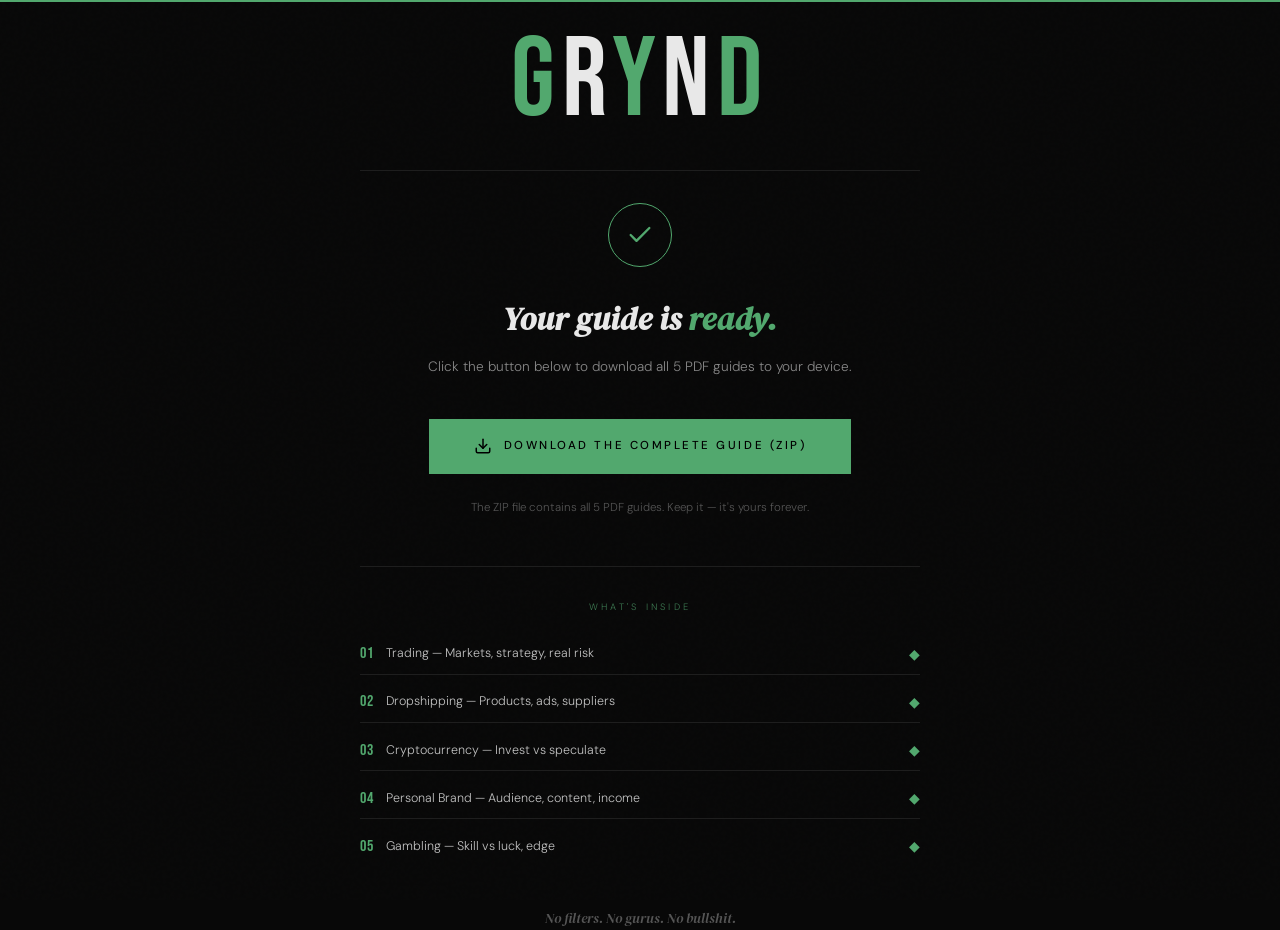
<file: download.html>
<!DOCTYPE html>
<html lang="en">
<head>
  <meta charset="UTF-8"/>
  <meta name="viewport" content="width=device-width,initial-scale=1.0"/>
  <title>GRYND — Download Your Guide</title>
  <link rel="preconnect" href="https://fonts.googleapis.com"/>
  <link rel="preconnect" href="https://fonts.gstatic.com" crossorigin/>
  <link href="https://fonts.googleapis.com/css2?family=Bebas+Neue&family=DM+Serif+Display:ital@0;1&family=DM+Sans:wght@300;400;500&display=swap" rel="stylesheet"/>
  <style>
    :root {
      --black:#080808;--dark:#111111;--dark3:#1E1E1E;
      --green:#3D7A52;--green2:#52A86E;--green3:#6FC98A;
      --gray:#555555;--gray2:#888888;
      --white:#E8E8E8;--white2:#C0C0C0;
      --display:'Bebas Neue',sans-serif;
      --serif:'DM Serif Display',serif;
      --sans:'DM Sans',sans-serif;
    }
    *{margin:0;padding:0;box-sizing:border-box;}
    html,body{height:100%;}
    body{
      background:var(--black);
      color:var(--white);
      font-family:var(--sans);
      font-weight:300;
      line-height:1.75;
      display:flex;
      flex-direction:column;
      align-items:center;
      justify-content:center;
      min-height:100vh;
      padding:2rem;
      position:relative;
      overflow:hidden;
    }

    /* Noise overlay */
    body::before{
      content:'';
      position:fixed;
      inset:0;
      background-image:url("data:image/svg+xml,%3Csvg viewBox='0 0 256 256' xmlns='http://www.w3.org/2000/svg'%3E%3Cfilter id='n'%3E%3CfeTurbulence type='fractalNoise' baseFrequency='0.9' numOctaves='4' stitchTiles='stitch'/%3E%3C/filter%3E%3Crect width='100%25' height='100%25' filter='url(%23n)' opacity='0.03'/%3E%3C/svg%3E");
      pointer-events:none;
      z-index:0;
      opacity:0.4;
    }

    /* Top accent line */
    body::after{
      content:'';
      position:fixed;
      top:0;left:0;right:0;
      height:2px;
      background:var(--green2);
    }

    .container{
      position:relative;
      z-index:1;
      text-align:center;
      max-width:560px;
      width:100%;
    }

    /* Tag */
    .tag{
      font-family:var(--sans);
      font-size:0.58rem;
      letter-spacing:0.4em;
      text-transform:uppercase;
      color:var(--green2);
      margin-bottom:2.5rem;
      opacity:0;
      animation:fadeUp 0.6s 0.1s ease forwards;
    }

    /* Logo */
    .logo{
      font-family:var(--display);
      font-size:clamp(4rem,14vw,7rem);
      letter-spacing:0.06em;
      line-height:1;
      margin-bottom:0.5rem;
      opacity:0;
      animation:fadeUp 0.6s 0.2s ease forwards;
    }
    .logo .g1{color:var(--green2);}
    .logo .g2{color:var(--white);}

    /* Divider */
    .divider{
      width:100%;
      height:1px;
      background:var(--dark3);
      margin:2rem auto;
      opacity:0;
      animation:fadeUp 0.6s 0.3s ease forwards;
    }

    /* Check icon */
    .check-circle{
      width:64px;height:64px;
      border-radius:50%;
      border:1.5px solid var(--green2);
      display:flex;align-items:center;justify-content:center;
      margin:0 auto 1.5rem;
      opacity:0;
      animation:fadeUp 0.6s 0.35s ease forwards;
    }
    .check-circle svg{width:28px;height:28px;stroke:var(--green2);fill:none;stroke-width:2;stroke-linecap:round;stroke-linejoin:round;}

    /* Headline */
    .headline{
      font-family:var(--serif);
      font-style:italic;
      font-size:clamp(1.4rem,4vw,2rem);
      color:var(--white);
      margin-bottom:0.5rem;
      opacity:0;
      animation:fadeUp 0.6s 0.4s ease forwards;
    }
    .headline span{color:var(--green2);}

    .sub{
      font-family:var(--sans);
      font-size:0.85rem;
      color:var(--gray2);
      margin-bottom:2.5rem;
      opacity:0;
      animation:fadeUp 0.6s 0.5s ease forwards;
    }

    /* Download button */
    .btn-download{
      display:inline-flex;
      align-items:center;
      gap:0.75rem;
      background:var(--green2);
      color:#000;
      font-family:var(--sans);
      font-size:0.72rem;
      font-weight:500;
      letter-spacing:0.22em;
      text-transform:uppercase;
      text-decoration:none;
      padding:1.1rem 2.8rem;
      transition:background 0.2s, transform 0.15s;
      opacity:0;
      animation:fadeUp 0.6s 0.6s ease forwards;
    }
    .btn-download:hover{background:var(--green3);transform:translateY(-2px);}
    .btn-download:active{transform:translateY(0);}
    .btn-download svg{width:18px;height:18px;stroke:#000;fill:none;stroke-width:2;stroke-linecap:round;stroke-linejoin:round;flex-shrink:0;}

    /* Note */
    .note{
      font-size:0.72rem;
      color:var(--gray);
      margin-top:1.5rem;
      opacity:0;
      animation:fadeUp 0.6s 0.7s ease forwards;
    }

    /* What's inside */
    .inside{
      margin-top:3rem;
      border-top:1px solid var(--dark3);
      padding-top:2rem;
      opacity:0;
      animation:fadeUp 0.6s 0.8s ease forwards;
    }
    .inside-label{
      font-size:0.58rem;
      letter-spacing:0.35em;
      text-transform:uppercase;
      color:var(--green);
      margin-bottom:1.2rem;
    }
    .guides{
      display:flex;
      flex-direction:column;
      gap:0.5rem;
    }
    .guide-row{
      display:flex;
      align-items:center;
      justify-content:space-between;
      font-size:0.78rem;
      color:var(--white2);
      padding:0.35rem 0;
      border-bottom:1px solid var(--dark3);
    }
    .guide-row:last-child{border-bottom:none;}
    .guide-num{
      font-family:var(--display);
      font-size:1rem;
      color:var(--green2);
      letter-spacing:0.05em;
      margin-right:0.75rem;
    }
    .guide-name{flex:1;text-align:left;}
    .guide-check{color:var(--green2);font-size:0.9rem;}

    /* Bottom tag */
    .bottom-tag{
      margin-top:2.5rem;
      font-family:var(--serif);
      font-style:italic;
      font-size:0.85rem;
      color:var(--gray);
      opacity:0;
      animation:fadeUp 0.6s 0.9s ease forwards;
    }

    @keyframes fadeUp{
      from{opacity:0;transform:translateY(16px);}
      to{opacity:1;transform:translateY(0);}
    }

    @media(max-width:480px){
      .btn-download{width:100%;justify-content:center;padding:1rem 1.5rem;}
    }
  </style>
</head>
<body>
  <div class="container">

    <p class="tag">Purchase confirmed — thank you</p>

    <div class="logo">
      <span class="g1">G</span><span class="g2">R</span><span class="g1">Y</span><span class="g2">N</span><span class="g1">D</span>
    </div>

    <div class="divider"></div>

    <div class="check-circle">
      <svg viewBox="0 0 24 24"><polyline points="20 6 9 17 4 12"/></svg>
    </div>

    <h1 class="headline">Your guide is <span>ready.</span></h1>
    <p class="sub">Click the button below to download all 5 PDF guides to your device.</p>

    <a href="https://drive.google.com/uc?export=download&id=1YUzClyE5yrCiJwWWNLAj_8ypK87Q953f" class="btn-download">
      <svg viewBox="0 0 24 24"><path d="M21 15v4a2 2 0 01-2 2H5a2 2 0 01-2-2v-4"/><polyline points="7 10 12 15 17 10"/><line x1="12" y1="15" x2="12" y2="3"/></svg>
      Download the Complete Guide (ZIP)
    </a>

    <p class="note">The ZIP file contains all 5 PDF guides. Keep it — it's yours forever.</p>

    <div class="inside">
      <p class="inside-label">What's inside</p>
      <div class="guides">
        <div class="guide-row"><span class="guide-num">01</span><span class="guide-name">Trading — Markets, strategy, real risk</span><span class="guide-check">◆</span></div>
        <div class="guide-row"><span class="guide-num">02</span><span class="guide-name">Dropshipping — Products, ads, suppliers</span><span class="guide-check">◆</span></div>
        <div class="guide-row"><span class="guide-num">03</span><span class="guide-name">Cryptocurrency — Invest vs speculate</span><span class="guide-check">◆</span></div>
        <div class="guide-row"><span class="guide-num">04</span><span class="guide-name">Personal Brand — Audience, content, income</span><span class="guide-check">◆</span></div>
        <div class="guide-row"><span class="guide-num">05</span><span class="guide-name">Gambling — Skill vs luck, edge</span><span class="guide-check">◆</span></div>
      </div>
    </div>

    <p class="bottom-tag">No filters. No gurus. No bullshit.</p>

  </div>
</body>
</html>
</file>
<file: style.css>
:root {
  --black:#080808;--dark:#111111;--dark2:#161616;--dark3:#1E1E1E;
  --green:#3D7A52;--green2:#52A86E;--green3:#6FC98A;
  --gray:#555555;--gray2:#888888;--white:#E8E8E8;--white2:#C0C0C0;
  --display:'Bebas Neue',sans-serif;--serif:'DM Serif Display',serif;--sans:'DM Sans',sans-serif;
}
*,*::before,*::after{box-sizing:border-box;margin:0;padding:0;}
html{scroll-behavior:smooth;}
body{background:#080808;color:var(--white);font-family:var(--sans);font-weight:300;line-height:1.75;overflow-x:hidden;}
body::before{content:'';position:fixed;inset:0;background-image:url("data:image/svg+xml,%3Csvg viewBox='0 0 256 256' xmlns='http://www.w3.org/2000/svg'%3E%3Cfilter id='noise'%3E%3CfeTurbulence type='fractalNoise' baseFrequency='0.9' numOctaves='4' stitchTiles='stitch'/%3E%3C/filter%3E%3Crect width='100%25' height='100%25' filter='url(%23noise)' opacity='0.03'/%3E%3C/svg%3E");pointer-events:none;z-index:0;opacity:0.4;}
#progress{position:fixed;top:0;left:0;height:2px;background:var(--green2);width:0%;z-index:200;transition:width 0.1s;}
nav{position:fixed;top:0;left:0;right:0;z-index:300;height:60px;padding:0 2rem;display:flex;align-items:center;justify-content:space-between;background:rgba(8,8,8,0.9);backdrop-filter:blur(20px);border-bottom:1px solid rgba(61,122,82,0.15);}
.nav-logo{font-family:var(--display);font-size:1.4rem;letter-spacing:0.08em;color:var(--white);}
.nav-logo span{color:var(--green2);}
.nav-right{display:flex;align-items:center;gap:1.5rem;}
.nav-links{display:flex;gap:1.5rem;list-style:none;}
.nav-links a{font-size:0.68rem;letter-spacing:0.18em;text-transform:uppercase;color:var(--gray2);text-decoration:none;transition:color 0.2s;}
.nav-links a:hover{color:var(--green2);}
.lang-switcher{display:flex;border:1px solid rgba(82,168,110,0.3);overflow:hidden;}
.lang-btn{font-family:var(--sans);font-size:0.62rem;font-weight:500;letter-spacing:0.1em;text-transform:uppercase;padding:0.35rem 0.75rem;cursor:pointer;border:none;background:transparent;color:var(--gray2);transition:all 0.2s;}
.lang-btn.active{background:var(--green2);color:#000;}
.lang-btn:hover:not(.active){color:var(--green2);}
.ticker-wrap{position:fixed;top:60px;left:0;right:0;z-index:200;background:rgba(8,8,8,0.97);display:flex;align-items:center;overflow:hidden;height:32px;border-bottom:1px solid rgba(61,122,82,0.2);}
.ticker-label{background:var(--green);color:#000;font-size:0.55rem;font-weight:500;letter-spacing:0.2em;padding:0 0.8rem;flex-shrink:0;height:100%;display:flex;align-items:center;animation:liveBlink 2s ease-in-out infinite;}
@keyframes liveBlink{0%,100%{opacity:1;}50%{opacity:0.5;}}
.ticker-track{display:flex;align-items:center;white-space:nowrap;animation:tickerScroll 60s linear infinite;padding-left:2rem;}
.ticker-track:hover{animation-play-state:paused;}
.ticker-track span,.ticker-track a{font-size:0.7rem;color:var(--gray2);text-decoration:none;margin-right:3rem;transition:color 0.2s;white-space:nowrap;}
.ticker-track a:hover{color:var(--green2);}
.ticker-sep{color:var(--green)!important;margin-right:2rem!important;}
@keyframes tickerScroll{0%{transform:translateX(0);}100%{transform:translateX(-50%);}}
.cover{min-height:100vh;display:flex;flex-direction:column;align-items:center;justify-content:center;text-align:center;padding-top:92px;padding-bottom:4rem;padding-left:2rem;padding-right:2rem;position:relative;border-bottom:none;}

.cover-tag{font-size:0.62rem;letter-spacing:0.4em;text-transform:uppercase;color:var(--gray);border:1px solid var(--gray);padding:0.4rem 1.2rem;margin-bottom:3rem;opacity:0;animation:fadeUp 0.8s 0.2s ease forwards;}
.cover h1{font-family:var(--display);font-size:clamp(4rem,13vw,11rem);line-height:0.9;letter-spacing:0.02em;color:var(--white);opacity:0;animation:fadeUp 0.8s 0.4s ease forwards;}
.cover .cover-h1-stack{display:flex;flex-direction:column;align-items:center;text-align:center;width:100%;}
.cover .cover-h1-stack[hidden]{display:none!important;}
.cover .cover-title-line--primary{display:block;}
.cover .cover-title-line--secondary{display:block;margin-top:0.18em;font-family:var(--display);font-size:clamp(2rem,6.5vw,5.5rem);line-height:0.95;letter-spacing:0.05em;color:var(--green2);}
.cover h1 .grynd-letter{display:inline;}
.cover-sub{font-family:var(--serif);font-size:clamp(1rem,2.5vw,1.4rem);font-style:italic;color:var(--gray2);margin-top:1.5rem;max-width:560px;opacity:0;animation:fadeUp 0.8s 0.6s ease forwards;}
.cover-topics{display:flex;flex-wrap:wrap;gap:0.6rem;justify-content:center;margin-top:2.5rem;opacity:0;animation:fadeUp 0.8s 0.8s ease forwards;}
.topic-pill{font-size:0.65rem;letter-spacing:0.15em;text-transform:uppercase;color:var(--green2);border:1px solid rgba(82,168,110,0.3);padding:0.4rem 1rem;}
/* Lettere target nei pill: bianche per R e N, verdi per G Y D */
#pill-trading-letter,#pill-dropshipping-letter,#pill-crypto-letter,#pill-brand-letter,#pill-gambling-letter{color:var(--white)!important;}
.cover-cta{display:inline-flex;align-items:center;gap:0.6rem;background:var(--green2);color:#000;font-family:var(--sans);font-size:0.7rem;font-weight:500;letter-spacing:0.22em;text-transform:uppercase;text-decoration:none;padding:1rem 2.5rem;margin-top:2.5rem;opacity:0;animation:fadeUp 0.8s 1s ease forwards;transition:background 0.2s,transform 0.2s;}
.cover-cta:hover{background:var(--green3);transform:translateY(-2px);}
.cover-cta-note{font-size:0.65rem;color:var(--gray);margin-top:0.8rem;opacity:0;animation:fadeIn 0.8s 1.2s ease forwards;}
.cover-scroll{position:absolute;bottom:2.5rem;left:50%;transform:translateX(-50%);display:flex;flex-direction:column;align-items:center;gap:0.5rem;opacity:0;animation:fadeIn 1s 1.2s ease forwards;}
.cover-scroll span{font-size:0.58rem;letter-spacing:0.25em;text-transform:uppercase;color:var(--gray);}
.scroll-line{width:1px;height:40px;background:linear-gradient(to bottom,var(--green),transparent);animation:pulse 2s ease-in-out infinite;}
.section{max-width:780px;margin:0 auto;padding:6rem 2rem;border-bottom:1px solid var(--dark3);}
#intro,#intro-it{border-bottom:none;}
.section-label{font-size:0.6rem;letter-spacing:0.35em;text-transform:uppercase;color:var(--green);display:flex;align-items:center;gap:0.8rem;margin-bottom:1.5rem;}
.section-label::after{content:'';flex:1;height:1px;background:linear-gradient(to right,var(--dark3),transparent);max-width:120px;}
.section h2{font-family:var(--display);font-size:clamp(2.5rem,6vw,4rem);letter-spacing:0.04em;color:var(--white);line-height:1;margin-bottom:2rem;}
.section h2 em{font-family:var(--serif);font-style:italic;color:var(--green2);font-size:0.85em;}
.lead{font-family:var(--serif);font-size:1.2rem;font-style:italic;color:var(--white2);line-height:1.7;margin-bottom:2rem;padding-left:1.5rem;border-left:2px solid var(--green);}
p{font-size:0.95rem;color:var(--white2);margin-bottom:1rem;line-height:1.85;}
.chapter-header{padding:5rem 2rem 4rem;max-width:780px;margin:0 auto;border-bottom:1px solid var(--dark3);}
.chapter-num{font-size:0.6rem;letter-spacing:0.4em;text-transform:uppercase;color:var(--green);margin-bottom:0.5rem;}
.chapter-title{font-family:var(--display);font-size:clamp(3.5rem,10vw,7rem);letter-spacing:0.03em;color:var(--white);line-height:0.95;}
.chapter-divider{width:60px;height:2px;background:var(--green);margin-top:2rem;}
.content{max-width:780px;margin:0 auto;padding:3rem 2rem;border-bottom:1px solid var(--dark3);}
.content h3{font-family:var(--serif);font-size:1.4rem;color:var(--green3);margin:2.5rem 0 1rem;font-style:italic;}
.content h3:first-child{margin-top:0;}
.bullets{list-style:none;display:flex;flex-direction:column;gap:0.65rem;margin:1.2rem 0;}
.bullets li{display:flex;gap:1rem;font-size:0.9rem;color:var(--white2);line-height:1.7;}
.bullets li .icon{color:var(--green2);font-weight:500;flex-shrink:0;min-width:24px;}
.quote-block{margin:2.5rem 0;padding:1.8rem 2rem;border-left:3px solid var(--green);background:rgba(61,122,82,0.05);}
.quote-block p{font-family:var(--serif);font-style:italic;font-size:1.15rem;color:var(--green3);margin:0;line-height:1.6;}
.warning-box{margin:2rem 0;padding:1.2rem 1.5rem;border:1px solid rgba(82,168,110,0.25);background:rgba(61,122,82,0.04);display:flex;gap:0.8rem;align-items:flex-start;}
.warning-box .w-icon{color:var(--green2);font-size:1rem;flex-shrink:0;margin-top:2px;}
.warning-box p{font-size:0.83rem;color:var(--green3);margin:0;line-height:1.7;}
.label-tag{display:inline-block;font-size:0.58rem;letter-spacing:0.25em;text-transform:uppercase;color:var(--green);border-top:1px solid var(--green);padding-top:0.4rem;margin:1.8rem 0 0.8rem;}
.green-line{width:100%;height:1px;background:linear-gradient(to right,var(--green),transparent);margin:2.5rem 0;}
.sticky-cta{position:fixed;bottom:0;left:0;right:0;z-index:150;background:rgba(8,8,8,0.95);backdrop-filter:blur(20px);border-top:1px solid rgba(82,168,110,0.2);padding:1rem 2rem;display:flex;align-items:center;justify-content:space-between;gap:1rem;transform:translateY(100%);transition:transform 0.4s ease;}
.sticky-cta.visible{transform:translateY(0);}
.sticky-cta-text{font-size:0.78rem;color:var(--white2);}
.sticky-cta-text strong{color:var(--green2);font-weight:500;}
.sticky-cta-btn{display:inline-flex;align-items:center;gap:0.5rem;background:var(--green2);color:#000;font-family:var(--sans);font-size:0.65rem;font-weight:500;letter-spacing:0.18em;text-transform:uppercase;text-decoration:none;padding:0.7rem 1.5rem;white-space:nowrap;transition:background 0.2s;flex-shrink:0;}
.sticky-cta-btn:hover{background:var(--green3);}
.closing{min-height:80vh;display:flex;flex-direction:column;align-items:center;justify-content:center;text-align:center;padding:6rem 2rem;}
.closing .big-text{font-family:var(--display);font-size:clamp(4rem,12vw,9rem);letter-spacing:0.04em;color:var(--white);line-height:0.95;}
.closing .big-text span{color:var(--green2);}
.closing .sub{font-family:var(--serif);font-style:italic;font-size:1.2rem;color:var(--gray2);margin-top:1.5rem;}
.closing .cta{margin-top:3rem;display:inline-block;font-size:0.7rem;letter-spacing:0.2em;text-transform:uppercase;color:#000;background:var(--green2);padding:1rem 2.5rem;text-decoration:none;transition:background 0.2s,transform 0.2s;}
.closing .cta:hover{background:var(--green3);transform:translateY(-2px);}
.lang-section{display:none;}.lang-section.active{display:block;}
.reveal{opacity:0;transform:translateY(20px);transition:opacity 0.7s ease,transform 0.7s ease;}
.reveal.visible{opacity:1;transform:none;}
@keyframes fadeUp{from{opacity:0;transform:translateY(24px);}to{opacity:1;transform:translateY(0);}}
@keyframes fadeIn{from{opacity:0;}to{opacity:1;}}
@keyframes pulse{0%,100%{opacity:0.4;}50%{opacity:1;}}
@media(max-width:768px){nav{padding:0 1rem;}.nav-links{display:none;}.section,.content,.chapter-header{padding-left:1.5rem;padding-right:1.5rem;}.sticky-cta{flex-direction:column;text-align:center;padding:0.6rem 1.5rem;}.sticky-cta-text{display:none;}.sticky-cta-btn{width:100%;justify-content:center;}}
/* ============ PRICING OVERLAY ============ */
.pricing-overlay{position:fixed;inset:0;z-index:500;background:var(--black);overflow-y:auto;opacity:0;transform:translateY(30px);transition:opacity 0.4s ease,transform 0.4s ease;pointer-events:none;}
.pricing-overlay.open{opacity:1;transform:translateY(0);pointer-events:all;}
.pricing-inner{max-width:1100px;margin:0 auto;padding:2rem 2rem 4rem;}
.pricing-close{position:fixed;top:1.2rem;right:1.5rem;z-index:600;background:transparent;border:1px solid var(--dark3);color:var(--gray2);font-family:var(--sans);font-size:0.65rem;letter-spacing:0.15em;padding:0.5rem 1rem;cursor:pointer;transition:all 0.2s;}
.pricing-close:hover{color:var(--white);border-color:var(--green2);}
.hero-eyebrow{font-size:0.6rem;letter-spacing:0.4em;text-transform:uppercase;color:var(--green);margin-bottom:1.5rem;display:block;}
.hero-sub{font-family:var(--serif);font-style:italic;color:var(--gray2);max-width:500px;margin-top:1rem;}
.topic-section{max-width:900px;margin:0 auto;padding:2rem 0;text-align:center;}
.topic-label{font-size:0.6rem;letter-spacing:0.35em;text-transform:uppercase;color:var(--green);margin-bottom:1rem;display:block;}
.topic-label-text{font-family:var(--serif);font-size:1.1rem;font-style:italic;color:var(--white2);margin-bottom:1.5rem;}
.topics-grid{display:flex;flex-wrap:wrap;gap:0.6rem;justify-content:center;margin-bottom:0.8rem;}
.topic-btn{font-size:0.65rem;letter-spacing:0.15em;text-transform:uppercase;color:var(--gray2);border:1px solid var(--dark3);background:var(--dark2);padding:0.6rem 1.4rem;cursor:pointer;transition:all 0.2s;font-family:var(--sans);}
.topic-btn:hover,.topic-btn.active{color:var(--green2);border-color:var(--green);background:rgba(61,122,82,0.08);}
.topic-note{font-size:0.72rem;color:var(--gray);font-style:italic;}
.plans-section{max-width:1100px;margin:0 auto;padding:2rem 0 3rem;}
.plans-grid{display:grid;grid-template-columns:repeat(3,1fr);gap:1px;background:var(--dark3);border:1px solid var(--dark3);}
.plan{background:var(--dark);padding:2rem 1.5rem;display:flex;flex-direction:column;position:relative;transition:background 0.3s;}
.plan:hover{background:var(--dark2);}
.plan.featured{background:var(--dark2);border-top:2px solid var(--gold,#C9A84C);}
.plan-badge{position:absolute;top:-1px;left:50%;transform:translateX(-50%);background:var(--gold,#C9A84C);color:#000;font-size:0.52rem;letter-spacing:0.2em;text-transform:uppercase;padding:0.25rem 1rem;white-space:nowrap;font-family:var(--sans);font-weight:500;}
.plan-tier{font-size:0.58rem;letter-spacing:0.3em;text-transform:uppercase;color:var(--gray);margin-bottom:0.5rem;}
.plan.featured .plan-tier{color:var(--gold,#C9A84C);}
.plan-name{font-family:var(--display);font-size:2.2rem;letter-spacing:0.04em;color:var(--white);line-height:1;margin-bottom:1rem;}
.plan.featured .plan-name{color:#E8C97A;}
.plan-price{display:flex;align-items:baseline;gap:0.3rem;margin-bottom:0.3rem;}
.plan-price .amount{font-family:var(--display);font-size:3.5rem;color:var(--white);line-height:1;}
.plan.featured .plan-price .amount{color:#E8C97A;}
.plan-price .currency{font-size:1.2rem;color:var(--gray2);}
.plan-price-note{font-size:0.72rem;color:var(--gray);margin-bottom:1.5rem;font-style:italic;}
.plan-divider{width:100%;height:1px;background:var(--dark3);margin-bottom:1.5rem;}
.plan.featured .plan-divider{background:rgba(201,168,76,0.2);}
.plan-features{list-style:none;display:flex;flex-direction:column;gap:0.75rem;flex:1;margin-bottom:1.5rem;}
.plan-features li{display:flex;align-items:flex-start;gap:0.7rem;font-size:0.82rem;color:var(--white2);line-height:1.5;}
.plan-features li .check{color:var(--green2);flex-shrink:0;font-size:0.7rem;margin-top:3px;}
.plan.featured .plan-features li .check{color:#E8C97A;}
.plan-features li.muted{color:var(--gray);}
.plan-features li strong{color:var(--white);font-weight:500;}
.plan.featured .plan-features li strong{color:#E8C97A;}
.plan-cta{display:flex;align-items:center;justify-content:center;padding:0.85rem 1.5rem;font-family:var(--sans);font-size:0.65rem;font-weight:500;letter-spacing:0.2em;text-transform:uppercase;text-decoration:none;cursor:pointer;border:none;transition:all 0.2s;width:100%;}
.plan-cta.outline{background:transparent;color:var(--green2);border:1px solid var(--green);}
.plan-cta.outline:hover{background:var(--green);color:#000;}
.plan-cta.solid{background:var(--gold,#C9A84C);color:#000;}
.plan-cta.solid:hover{background:#E8C97A;}
.plan-cta.solid-green{background:var(--green2);color:#000;}
.plan-cta.solid-green:hover{background:var(--green3);}
.comparison{max-width:900px;margin:0 auto;padding:0 0 2rem;}
.comparison-title{font-size:0.58rem;letter-spacing:0.3em;text-transform:uppercase;color:var(--green);text-align:center;margin-bottom:1.5rem;display:flex;align-items:center;gap:1rem;}
.comparison-title::before,.comparison-title::after{content:'';flex:1;height:1px;background:var(--dark3);}
.guides-list{display:grid;grid-template-columns:repeat(auto-fit,minmax(140px,1fr));gap:1px;background:var(--dark3);border:1px solid var(--dark3);margin-bottom:2rem;}
.guide-item{background:var(--dark);padding:1rem 1.2rem;display:flex;align-items:center;gap:0.8rem;}
.guide-icon{width:26px;height:26px;border:1px solid var(--green);display:flex;align-items:center;justify-content:center;font-size:0.55rem;color:var(--green2);flex-shrink:0;}
.guide-name{font-family:var(--serif);font-size:0.9rem;color:var(--white2);}
.guide-sub{font-size:0.65rem;color:var(--gray);}
.faq{max-width:700px;margin:0 auto;padding:0 0 2rem;}
.faq-title{font-family:var(--display);font-size:2.2rem;color:var(--white);text-align:center;margin-bottom:2rem;letter-spacing:0.04em;}
.faq-item{border-bottom:1px solid var(--dark3);padding:1.2rem 0;cursor:pointer;}
.faq-q{font-size:0.85rem;color:var(--white);display:flex;justify-content:space-between;align-items:center;gap:1rem;}
.faq-q .arrow{color:var(--green2);font-size:0.7rem;transition:transform 0.2s;flex-shrink:0;}
.faq-item.open .faq-q .arrow{transform:rotate(180deg);}
.faq-a{font-size:0.8rem;color:var(--gray2);line-height:1.8;max-height:0;overflow:hidden;transition:max-height 0.3s ease,padding 0.3s;}
.faq-item.open .faq-a{max-height:200px;padding-top:0.8rem;}
.guarantee{max-width:700px;margin:0 auto;text-align:center;}
.guarantee-box{border:1px solid rgba(61,122,82,0.25);background:rgba(61,122,82,0.04);padding:2rem;}
.guarantee-icon{font-size:2rem;margin-bottom:1rem;display:block;}
.guarantee-title{font-family:var(--serif);font-size:1.2rem;font-style:italic;color:var(--green3);margin-bottom:0.8rem;}
.guarantee-text{font-size:0.82rem;color:var(--gray2);line-height:1.8;}
@media(max-width:768px){.plans-grid{grid-template-columns:1fr;}.pricing-inner{padding:1rem 1rem 3rem;}.guides-list{grid-template-columns:1fr 1fr;}}
</file>
